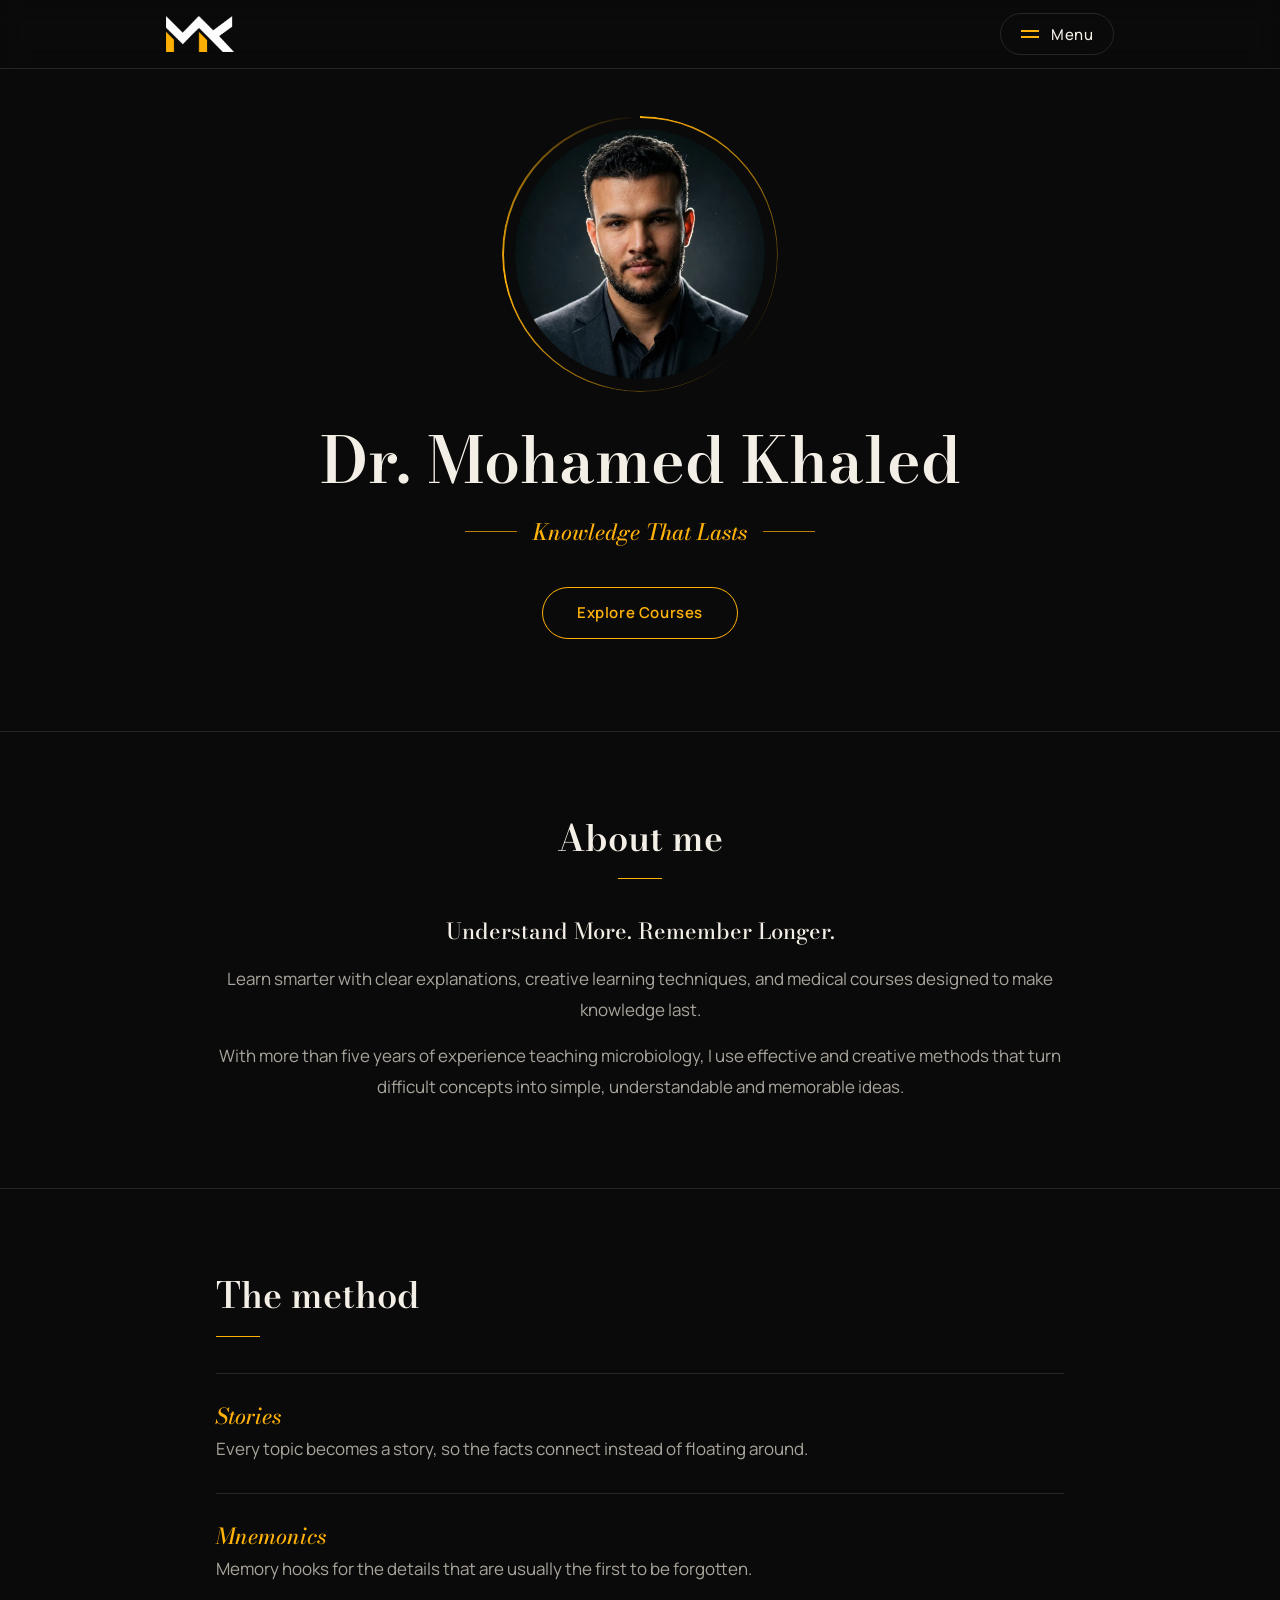
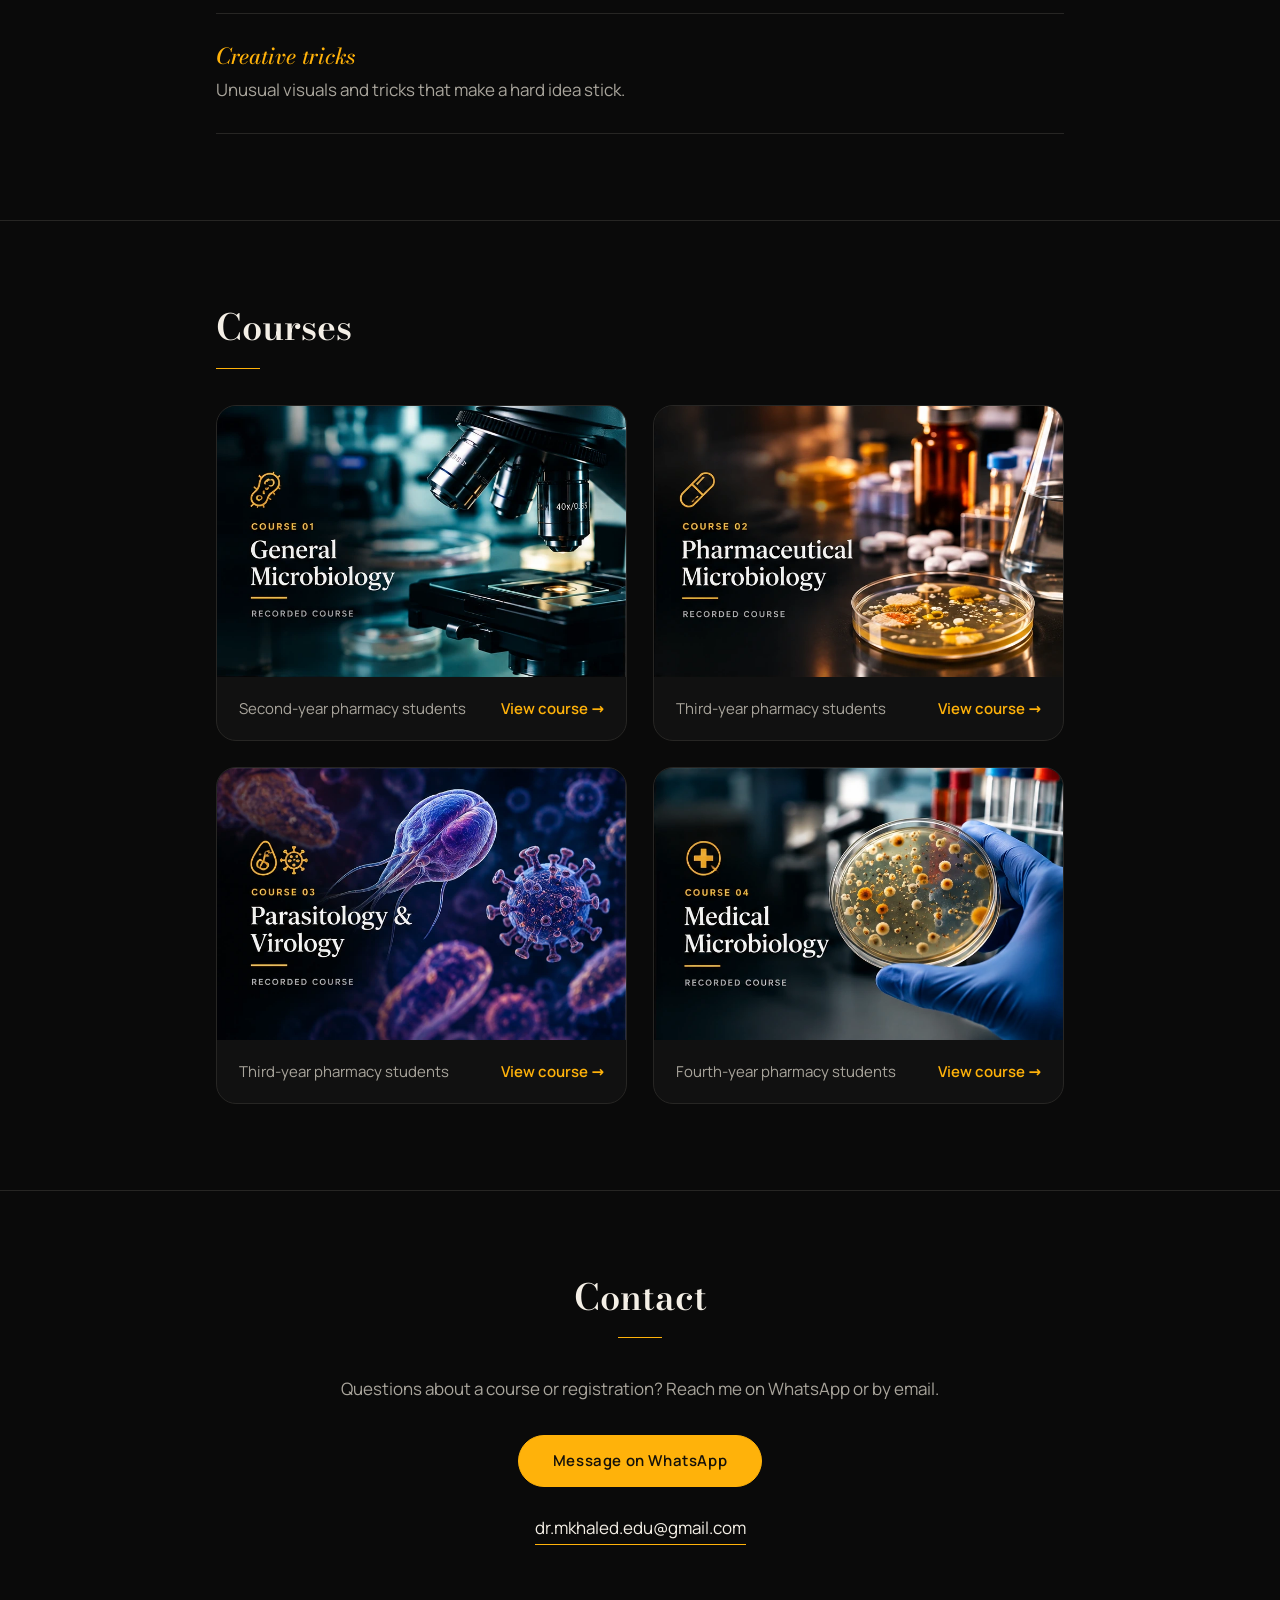
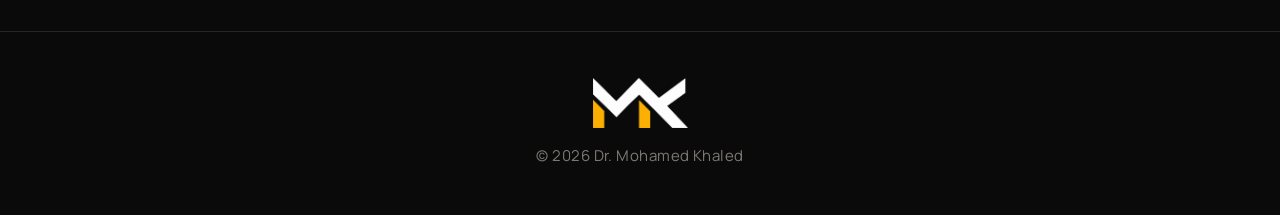
<file: index.html>
<!DOCTYPE html>
<html lang="en"><head><meta charset="utf-8"><meta name="viewport" content="width=device-width,initial-scale=1,viewport-fit=cover">
<title>Dr. Mohamed Khaled (Dr. Khalloud) | Medical Courses &amp; Microbiology</title><meta name="description" content="Clear explanations and creative learning techniques that make knowledge last. Microbiology courses for pharmacy students."><meta name="theme-color" content="#0a0a0a">
<link rel="canonical" href="https://drkhalloud.com/"><meta name="robots" content="index,follow,max-image-preview:large">
<link rel="icon" href="/favicon.ico" sizes="48x48"><link rel="icon" type="image/png" sizes="48x48" href="/favicon-48.png"><link rel="icon" type="image/png" sizes="192x192" href="/icon-192.png"><link rel="icon" type="image/png" sizes="512x512" href="/icon-512.png"><link rel="apple-touch-icon" href="/apple-touch-icon.png">
<meta property="og:type" content="website"><meta property="og:site_name" content="Dr. Mohamed Khaled"><meta property="og:title" content="Dr. Mohamed Khaled (Dr. Khalloud) | Medical Courses &amp; Microbiology"><meta property="og:description" content="Clear explanations and creative learning techniques that make knowledge last. Microbiology courses for pharmacy students."><meta property="og:url" content="https://drkhalloud.com/"><meta property="og:image" content="https://drkhalloud.com/og-image.png"><meta name="twitter:card" content="summary_large_image">
<link rel="preload" href="bodoni-moda-latin-600-normal.woff2" as="font" type="font/woff2" crossorigin><style>@font-face{font-family:'Bodoni Moda';font-weight:500;font-style:normal;font-display:swap;src:url(bodoni-moda-latin-500-normal.woff2) format('woff2')}
@font-face{font-family:'Bodoni Moda';font-weight:600;font-style:normal;font-display:swap;src:url(bodoni-moda-latin-600-normal.woff2) format('woff2')}
@font-face{font-family:'Bodoni Moda';font-weight:500;font-style:italic;font-display:swap;src:url(bodoni-moda-latin-500-italic.woff2) format('woff2')}
@font-face{font-family:'Manrope';font-weight:400;font-style:normal;font-display:swap;src:url(manrope-latin-400-normal.woff2) format('woff2')}
@font-face{font-family:'Manrope';font-weight:500;font-style:normal;font-display:swap;src:url(manrope-latin-500-normal.woff2) format('woff2')}
@font-face{font-family:'Manrope';font-weight:600;font-style:normal;font-display:swap;src:url(manrope-latin-600-normal.woff2) format('woff2')}
:root{--bg:#0a0a0a;--panel:#111;--rule:#272624;--ivory:#f4efe6;--soft:#a9a59c;--gold:#ffb20a;--serif:'Bodoni Moda','Playfair Display',Georgia,serif;--sans:'Manrope',system-ui,-apple-system,'Segoe UI',sans-serif;--sm:15px;--base:17px;--lg:22px;--xl:36px;--xxl:clamp(40px,10vw,64px);--ease:cubic-bezier(.2,.7,.2,1)}
*{box-sizing:border-box;margin:0;padding:0}
html{background:var(--bg);scroll-behavior:smooth;scroll-padding-top:84px;max-width:100%;overflow-x:hidden}
body{font:400 var(--base)/1.8 var(--sans);background:var(--bg);color:var(--ivory);padding:env(safe-area-inset-top,0) 0 env(safe-area-inset-bottom,0);-webkit-font-smoothing:antialiased;max-width:100%;overflow-x:hidden}
body.lock{overflow:hidden}
a{color:inherit}img{max-width:100%;display:block}
:focus-visible{outline:2px solid var(--gold);outline-offset:4px}
.sr{position:absolute;width:1px;height:1px;overflow:hidden;clip:rect(0 0 0 0);white-space:nowrap}
.wrap{width:100%;max-width:760px;margin:0 auto;padding:0 26px}
header{position:sticky;top:env(safe-area-inset-top,0);z-index:20;background:rgba(10,10,10,.9);backdrop-filter:blur(12px);border-bottom:1px solid var(--rule)}
.bar{max-width:1000px;margin:0 auto;padding:0 26px;display:flex;align-items:center;justify-content:space-between;height:68px}
.bar img,.overlay .top img{height:36px;width:auto}
.pill{display:flex;align-items:center;gap:12px;background:none;border:1px solid var(--rule);color:var(--ivory);font:500 var(--sm) var(--sans);letter-spacing:.03em;padding:0 20px;height:42px;border-radius:999px;cursor:pointer;transition:border-color .3s}
.pill:hover{border-color:var(--gold)}
.pill i{display:block;width:18px;height:1.5px;background:var(--gold);box-shadow:0 6px 0 var(--gold);margin-bottom:6px}
.overlay{position:fixed;inset:0;z-index:30;background:var(--bg);display:none;flex-direction:column;padding:0 26px 30px}
.overlay.open{display:flex}
.overlay.open nav a{animation:up .6s var(--ease) both}.overlay.open nav a:nth-child(2){animation-delay:.07s}.overlay.open nav a:nth-child(3){animation-delay:.14s}.overlay.open nav a:nth-child(4){animation-delay:.21s}
.overlay .top{display:flex;align-items:center;justify-content:space-between;height:68px}
.overlay nav{flex:1;display:flex;flex-direction:column;justify-content:center;text-align:center}
.overlay nav a{font:500 38px/1.4 var(--serif);text-decoration:none;padding:10px 0;border-bottom:1px solid var(--rule);transition:color .3s}
.overlay nav a:last-child{border:0}.overlay nav a:hover{color:var(--gold);font-style:italic}
.btn{position:relative;overflow:hidden;display:inline-flex;align-items:center;justify-content:center;background:var(--gold);color:#15110a;font:600 var(--sm) var(--sans);letter-spacing:.04em;text-decoration:none;min-height:52px;padding:0 34px;border-radius:999px;border:1px solid var(--gold);transition:transform .3s var(--ease),box-shadow .3s}
.btn::after{content:"";position:absolute;top:0;left:-70%;width:50%;height:100%;background:linear-gradient(100deg,transparent,rgba(255,255,255,.55),transparent);transform:skewX(-20deg);transition:left .7s var(--ease)}
.btn:hover{transform:translateY(-2px);box-shadow:0 10px 30px -10px rgba(255,178,10,.6)}.btn:hover::after{left:130%}
.btn.ghost{background:none;color:var(--gold)}.btn.ghost:hover{background:var(--gold);color:#15110a}
.btns{display:flex;flex-wrap:wrap;gap:12px}
h1,h2,h3{font-family:var(--serif);font-weight:600;line-height:1.12}
h1{font-size:var(--xxl)}h2{font-size:var(--xl);margin-bottom:12px}h3{font-size:var(--lg);line-height:1.3}
h2::after{content:"";display:block;width:44px;height:1px;background:var(--gold);margin:20px 0 36px;transform-origin:left;transition:transform .9s var(--ease) .2s}
.js .rv h2::after,.js h2.rv::after{transform:scaleX(0)}.js .in h2::after,.js h2.in::after{transform:scaleX(1)}
.center{text-align:center}.center h2::after{margin-left:auto;margin-right:auto;transform-origin:center}
.soft{color:var(--soft)}.gold{color:var(--gold)}
section{padding:86px 0;border-top:1px solid var(--rule)}
.js .rv{opacity:0;transform:translateY(26px);transition:opacity .9s var(--ease),transform .9s var(--ease);transition-delay:var(--d,0s)}
.js .rv.in{opacity:1;transform:none}
@keyframes up{from{opacity:0;transform:translateY(22px)}to{opacity:1;transform:none}}
@keyframes spin{to{transform:rotate(360deg)}}
@keyframes grow{from{transform:scaleX(0)}to{transform:scaleX(1)}}
.hero{text-align:center;padding:60px 0 92px;position:relative}
.hero::before{content:"";position:absolute;z-index:-1;top:0;left:50%;width:min(560px,100%);aspect-ratio:1;transform:translateX(-50%);background:radial-gradient(circle,rgba(255,178,10,.13),transparent 64%)}
.photo{position:relative;width:min(250px,66vw);aspect-ratio:1;margin:0 auto 46px}
.photo::before{content:"";position:absolute;inset:-13px;border-radius:50%;padding:1.5px;background:conic-gradient(from 0deg,var(--gold),transparent 38%,var(--gold) 72%,transparent);-webkit-mask:linear-gradient(#000 0 0) content-box,linear-gradient(#000 0 0);-webkit-mask-composite:xor;mask:linear-gradient(#000 0 0) content-box exclude,linear-gradient(#000 0 0);animation:spin 14s linear infinite}
.photo img{position:relative;z-index:1;width:100%;height:100%;object-fit:cover;border-radius:50%}
.hero .photo{animation:up 1.2s var(--ease) both}.hero h1{animation:up 1.2s var(--ease) .2s both}
.slogan{display:flex;align-items:center;justify-content:center;gap:16px;margin:18px 0 38px;font:500 italic var(--lg) var(--serif);color:var(--gold);animation:up 1.2s var(--ease) .4s both}
.slogan::before,.slogan::after{content:"";width:clamp(24px,8vw,52px);height:1px;background:var(--gold);opacity:.7;animation:grow 1.4s var(--ease) .9s both}
.slogan::before{transform-origin:right}.slogan::after{transform-origin:left}
.hero .btn{animation:up 1.2s var(--ease) .6s both}
.lead{font:500 var(--lg)/1.5 var(--serif);margin-bottom:16px}
.way div{padding:28px 0;border-top:1px solid var(--rule)}.way div:last-child{border-bottom:1px solid var(--rule)}
.way h3{font-style:italic;font-weight:500;color:var(--gold);margin-bottom:4px}
.cards{display:grid;gap:26px}
.card{display:block;text-decoration:none;border:1px solid var(--rule);border-radius:20px;overflow:hidden;background:var(--panel);transition:border-color .4s,transform .5s var(--ease),box-shadow .5s}
.card:hover{border-color:rgba(255,178,10,.7);transform:translateY(-4px);box-shadow:0 24px 50px -28px rgba(255,178,10,.45)}
.card .im{overflow:hidden;aspect-ratio:766/509;background:#0c0c0c}
.card img{width:100%;height:100%;object-fit:cover;transition:transform 1.2s var(--ease)}.card:hover img{transform:scale(1.045)}
.cap{display:flex;align-items:center;justify-content:space-between;gap:12px;padding:18px 22px;font-size:var(--sm)}
.cap .yr{color:var(--soft)}.cap .go{color:var(--gold);font-weight:600;white-space:nowrap;transition:letter-spacing .4s var(--ease)}.card:hover .go{letter-spacing:.06em}
.crumb{font-size:var(--sm);color:var(--soft);margin-bottom:22px}.crumb a{text-decoration:none}.crumb a:hover{color:var(--gold)}
.chero{padding:44px 0 80px;display:grid;gap:36px}
.chero .im{border:1px solid var(--rule);border-radius:20px;overflow:hidden;aspect-ratio:766/509;animation:up 1.2s var(--ease) .2s both}.chero .im img{width:100%;height:100%;object-fit:cover}
.chero>div:first-child>*{animation:up 1s var(--ease) both}.chero>div:first-child>*:nth-child(2){animation-delay:.1s}.chero>div:first-child>*:nth-child(3){animation-delay:.2s}.chero>div:first-child>*:nth-child(4){animation-delay:.3s}.chero>div:first-child>*:nth-child(5){animation-delay:.4s}
.yrl{font:500 italic var(--lg) var(--serif);color:var(--gold);margin:14px 0 22px}
.price{font:600 34px var(--serif);color:var(--gold);margin-bottom:24px}.price small{font:400 var(--sm) var(--sans);color:var(--soft);margin-left:6px}
.list{list-style:none;border:1px solid var(--rule);border-radius:16px;overflow:hidden}
.list li{padding:17px 22px}.list li+li{border-top:1px solid var(--rule)}.list li::before{content:"\2713";color:var(--gold);margin-right:14px}
.steps{list-style:none;counter-reset:s;margin-bottom:34px}.steps li{counter-increment:s;padding:16px 0 16px 52px;position:relative;border-top:1px solid var(--rule);color:var(--soft)}
.steps li:last-child{border-bottom:1px solid var(--rule)}
.steps li::before{content:counter(s);position:absolute;left:0;top:14px;width:32px;height:32px;border-radius:50%;border:1px solid var(--gold);color:var(--gold);text-align:center;line-height:30px;font-size:var(--sm)}
details{border-bottom:1px solid var(--rule)}details:first-of-type{border-top:1px solid var(--rule)}
summary{cursor:pointer;padding:20px 0;font:600 var(--lg)/1.3 var(--serif);list-style:none;display:flex;justify-content:space-between;gap:16px}
summary::-webkit-details-marker{display:none}summary::after{content:"+";color:var(--gold);transition:transform .4s var(--ease)}details[open] summary::after{transform:rotate(45deg)}
details>div{padding:0 0 22px;color:var(--soft);animation:up .6s var(--ease)}
.more a{display:flex;justify-content:space-between;padding:18px 0;border-top:1px solid var(--rule);text-decoration:none;font:500 var(--lg) var(--serif);transition:color .3s,padding .4s var(--ease)}
.more a:last-child{border-bottom:1px solid var(--rule)}.more a:hover{color:var(--gold);padding-left:8px}
.mail{display:block;margin:26px auto 0;width:max-content;max-width:100%;text-decoration:none;border-bottom:1px solid var(--gold);word-break:break-all;transition:color .3s}.mail:hover{color:var(--gold)}
footer{border-top:1px solid var(--rule);padding:46px 0;text-align:center;color:#7d7a73;font-size:var(--sm);letter-spacing:.03em}
footer img{height:50px;margin:0 auto 14px}
@media(min-width:820px){
.wrap{max-width:900px}.cards{grid-template-columns:1fr 1fr}
.chero{grid-template-columns:1fr 1fr;align-items:center;gap:60px}
}
@media(prefers-reduced-motion:reduce){*,*::before,*::after{animation:none!important;transition:none!important}.js .rv{opacity:1;transform:none}.js .rv h2::after{transform:none}}
</style><script>document.documentElement.className+=' js'</script>
<script type="application/ld+json">{"@context": "https://schema.org", "@graph": [{"@type": "Person", "@id": "https://drkhalloud.com/#person", "name": "Mohamed Khaled", "alternateName": ["Dr. Mohamed Khaled", "Dr. Khalloud", "dr.khalloud"], "jobTitle": "Medical educator", "url": "https://drkhalloud.com/", "image": "https://drkhalloud.com/og-image.png", "email": "dr.mkhaled.edu@gmail.com"}, {"@type": "WebSite", "url": "https://drkhalloud.com/", "name": "Dr. Mohamed Khaled", "publisher": {"@id": "https://drkhalloud.com/#person"}}]}</script>
</head><body>
<header><div class="bar"><a href="index.html" aria-label="Dr. Mohamed Khaled, home"><img src="logo.png" alt="MK logo" width="68" height="36"></a><button class="pill" id="open" aria-expanded="false" aria-controls="menu"><i></i>Menu</button></div></header>
<div class="overlay" id="menu" role="dialog" aria-modal="true" aria-label="Menu"><div class="top"><img src="logo.png" alt="MK logo" width="68" height="36"><button class="pill" id="close">Close</button></div>
<nav><a href="index.html">Home</a><a href="index.html#about">About me</a><a href="index.html#courses">Courses</a><a href="index.html#contact">Contact</a></nav></div>
<main id="top"><div class="wrap hero"><div class="photo"><img src="photo.webp" alt="Portrait of Dr. Mohamed Khaled" width="640" height="640"></div><h1>Dr. Mohamed Khaled</h1><p class="slogan">Knowledge That Lasts</p><a class="btn ghost" href="#courses">Explore Courses</a></div>
<section id="about"><div class="wrap center rv"><h2>About me</h2><p class="lead">Understand More. Remember Longer.</p><p class="soft" style="margin-bottom:16px">Learn smarter with clear explanations, creative learning techniques, and medical courses designed to make knowledge last.</p><p class="soft">With more than five years of experience teaching microbiology, I use effective and creative methods that turn difficult concepts into simple, understandable and memorable ideas.</p></div></section>
<section id="method"><div class="wrap"><h2 class="rv">The method</h2><div class="way"><div class="rv"><h3>Stories</h3><p class="soft">Every topic becomes a story, so the facts connect instead of floating around.</p></div><div class="rv" style="--d:.1s"><h3>Mnemonics</h3><p class="soft">Memory hooks for the details that are usually the first to be forgotten.</p></div><div class="rv" style="--d:.2s"><h3>Creative tricks</h3><p class="soft">Unusual visuals and tricks that make a hard idea stick.</p></div></div></div></section>
<section id="courses"><div class="wrap"><h2 class="rv">Courses</h2><div class="cards">
<a class="card rv" style="--d:0.0s" href="general-microbiology.html"><div class="im"><img src="general-microbiology.webp" alt="General Microbiology course cover" width="766" height="509" loading="lazy"></div><h3 class="sr">General Microbiology course</h3><div class="cap"><span class="yr">Second-year pharmacy students</span><span class="go">View course &rarr;</span></div></a>
<a class="card rv" style="--d:0.08s" href="pharmaceutical-microbiology.html"><div class="im"><img src="pharmaceutical-microbiology.webp" alt="Pharmaceutical Microbiology course cover" width="766" height="509" loading="lazy"></div><h3 class="sr">Pharmaceutical Microbiology course</h3><div class="cap"><span class="yr">Third-year pharmacy students</span><span class="go">View course &rarr;</span></div></a>
<a class="card rv" style="--d:0.16s" href="parasitology-virology.html"><div class="im"><img src="parasitology-virology.webp" alt="Parasitology &amp; Virology course cover" width="766" height="509" loading="lazy"></div><h3 class="sr">Parasitology &amp; Virology course</h3><div class="cap"><span class="yr">Third-year pharmacy students</span><span class="go">View course &rarr;</span></div></a>
<a class="card rv" style="--d:0.24s" href="medical-microbiology.html"><div class="im"><img src="medical-microbiology.webp" alt="Medical Microbiology course cover" width="766" height="509" loading="lazy"></div><h3 class="sr">Medical Microbiology course</h3><div class="cap"><span class="yr">Fourth-year pharmacy students</span><span class="go">View course &rarr;</span></div></a>
</div></div></section>
<section id="contact"><div class="wrap center rv"><h2>Contact</h2><p class="soft" style="margin-bottom:30px">Questions about a course or registration? Reach me on WhatsApp or by email.</p><a class="btn" href="https://wa.me/201142533114">Message on WhatsApp</a><a class="mail" href="mailto:dr.mkhaled.edu@gmail.com">dr.mkhaled.edu@gmail.com</a></div></section>
</main>
<footer><img src="logo.png" alt="MK logo" width="95" height="50">&copy; 2026 Dr. Mohamed Khaled</footer>
<script>(function(){var m=document.getElementById('menu'),o=document.getElementById('open'),c=document.getElementById('close');
if(m){function s(v){m.classList.toggle('open',v);document.body.classList.toggle('lock',v);o.setAttribute('aria-expanded',v);(v?c:o).focus()}
o.onclick=function(){s(true)};c.onclick=function(){s(false)};
m.querySelectorAll('a').forEach(function(a){a.onclick=function(){m.classList.remove('open');document.body.classList.remove('lock');o.setAttribute('aria-expanded',false)}});
document.addEventListener('keydown',function(e){if(e.key==='Escape'&&m.classList.contains('open'))s(false)})}
var r=document.querySelectorAll('.rv');
if('IntersectionObserver' in window){var io=new IntersectionObserver(function(es){es.forEach(function(e){if(e.isIntersecting){e.target.classList.add('in');io.unobserve(e.target)}})},{threshold:.12});r.forEach(function(x){io.observe(x)})}else{r.forEach(function(x){x.classList.add('in')})}})();</script>
</body></html>
</file>
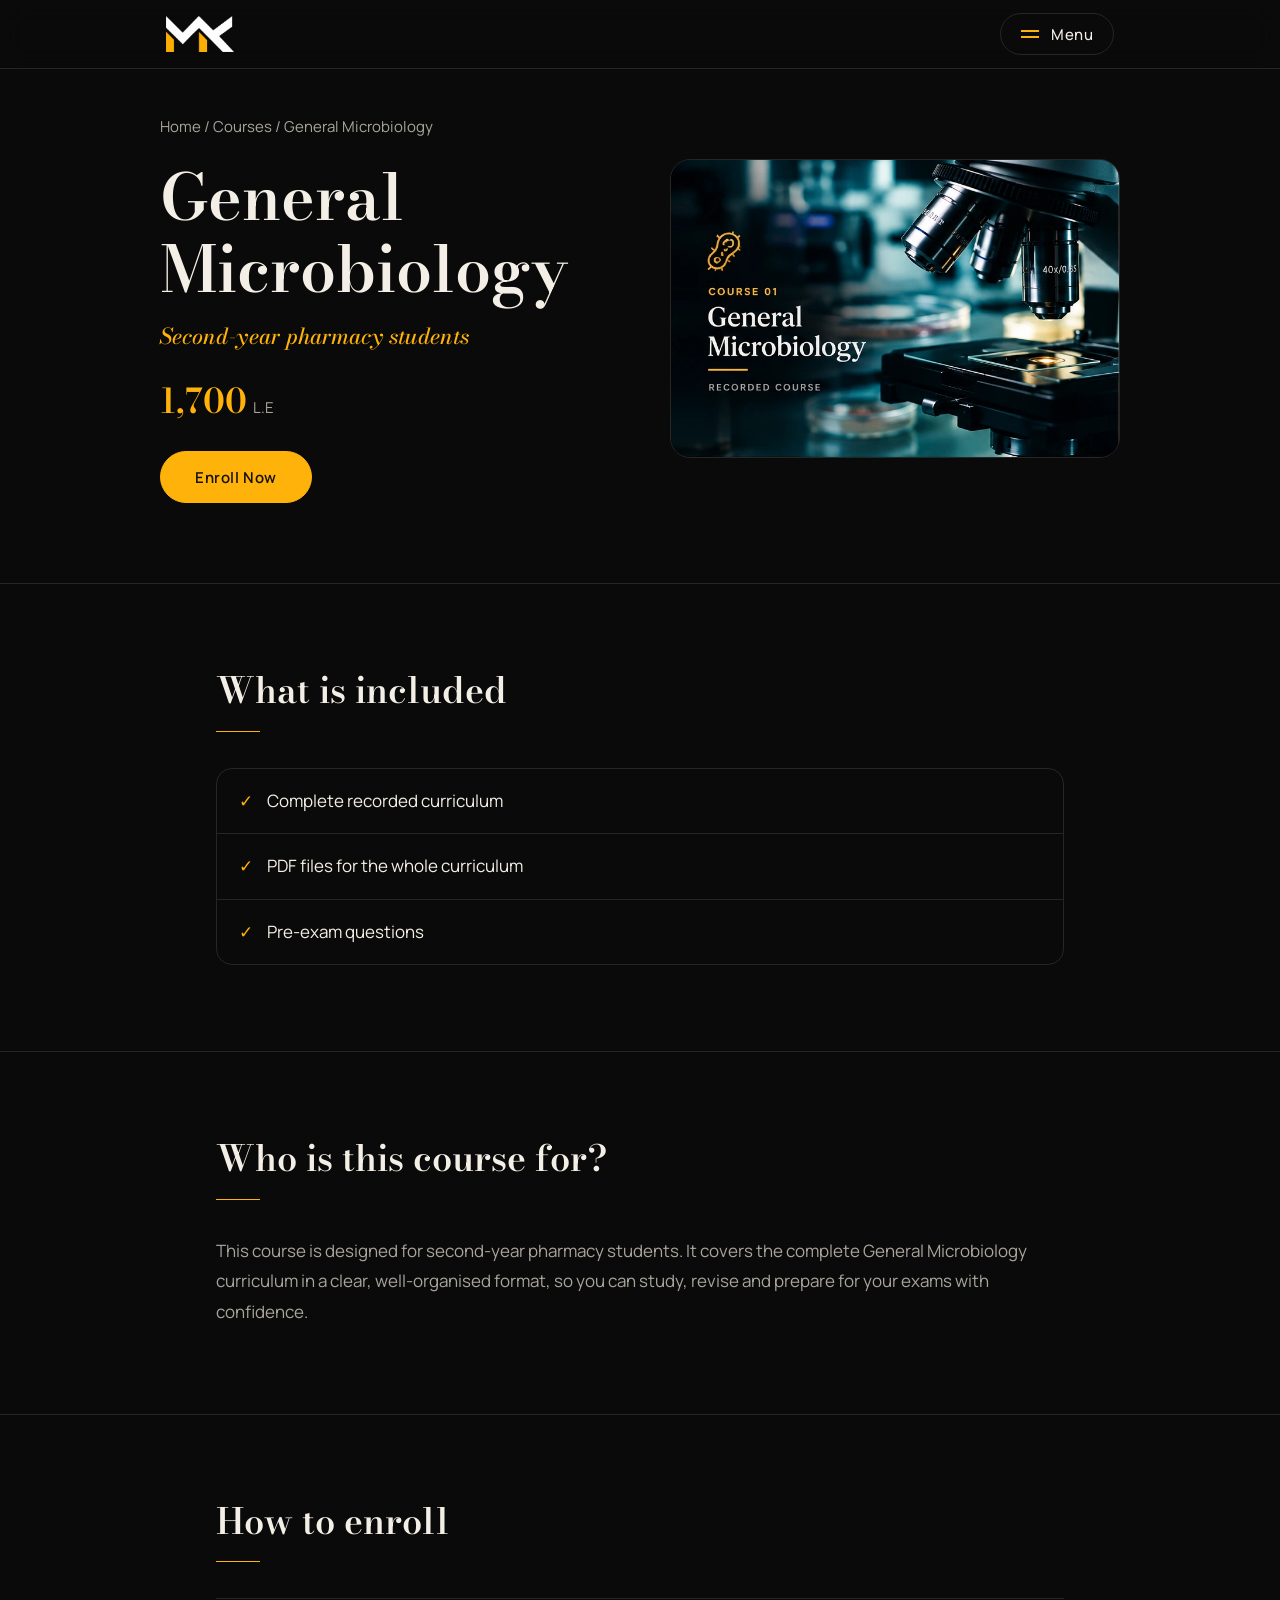
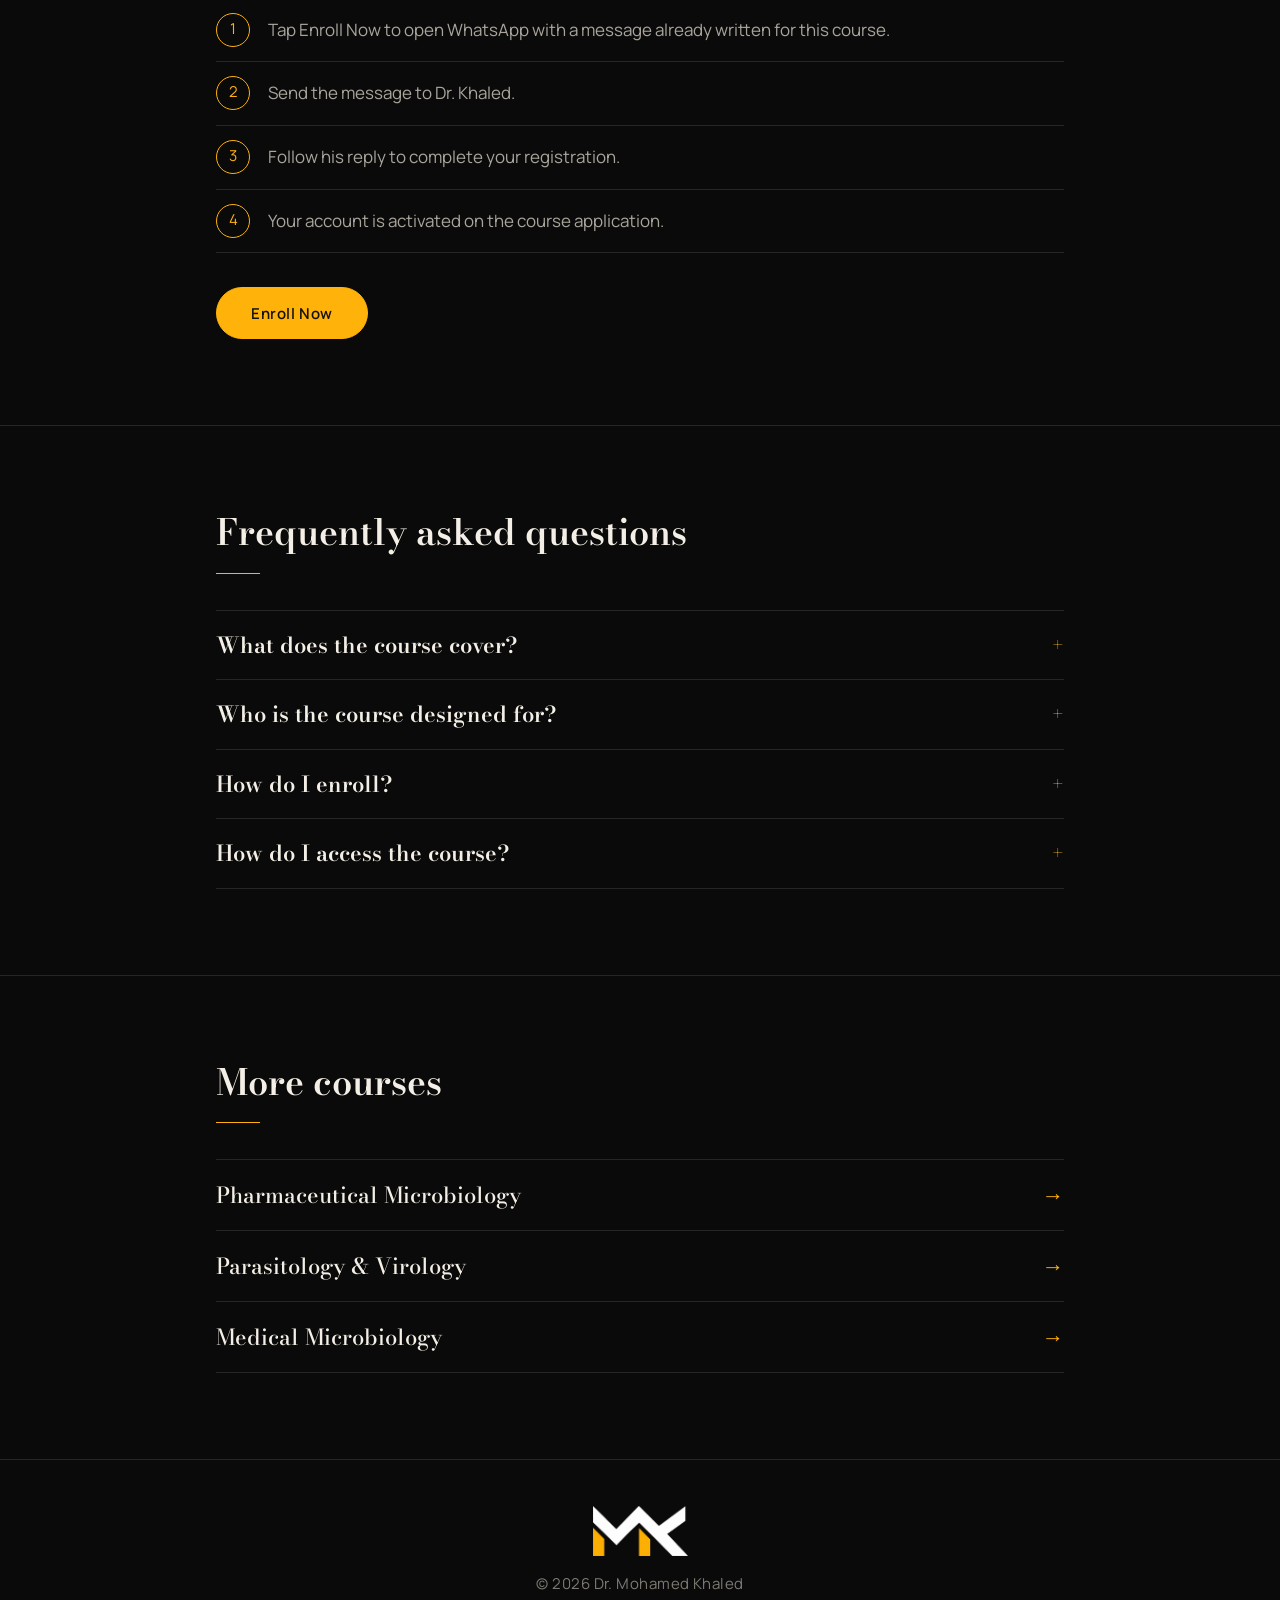
<file: general-microbiology.html>
<!DOCTYPE html>
<html lang="en"><head><meta charset="utf-8"><meta name="viewport" content="width=device-width,initial-scale=1,viewport-fit=cover">
<title>General Microbiology Course | Dr. Mohamed Khaled</title><meta name="description" content="General Microbiology course for second-year pharmacy students by Dr. Mohamed Khaled: complete recorded curriculum, PDF files and pre-exam questions. 1,700 L.E."><meta name="theme-color" content="#0a0a0a">
<link rel="canonical" href="https://drkhalloud.com/general-microbiology.html"><meta name="robots" content="index,follow,max-image-preview:large">
<link rel="icon" href="/favicon.ico" sizes="48x48"><link rel="icon" type="image/png" sizes="48x48" href="/favicon-48.png"><link rel="icon" type="image/png" sizes="192x192" href="/icon-192.png"><link rel="icon" type="image/png" sizes="512x512" href="/icon-512.png"><link rel="apple-touch-icon" href="/apple-touch-icon.png">
<meta property="og:type" content="website"><meta property="og:site_name" content="Dr. Mohamed Khaled"><meta property="og:title" content="General Microbiology Course | Dr. Mohamed Khaled"><meta property="og:description" content="General Microbiology course for second-year pharmacy students by Dr. Mohamed Khaled: complete recorded curriculum, PDF files and pre-exam questions. 1,700 L.E."><meta property="og:url" content="https://drkhalloud.com/general-microbiology.html"><meta property="og:image" content="https://drkhalloud.com/og-image.png"><meta name="twitter:card" content="summary_large_image">
<link rel="preload" href="bodoni-moda-latin-600-normal.woff2" as="font" type="font/woff2" crossorigin><style>@font-face{font-family:'Bodoni Moda';font-weight:500;font-style:normal;font-display:swap;src:url(bodoni-moda-latin-500-normal.woff2) format('woff2')}
@font-face{font-family:'Bodoni Moda';font-weight:600;font-style:normal;font-display:swap;src:url(bodoni-moda-latin-600-normal.woff2) format('woff2')}
@font-face{font-family:'Bodoni Moda';font-weight:500;font-style:italic;font-display:swap;src:url(bodoni-moda-latin-500-italic.woff2) format('woff2')}
@font-face{font-family:'Manrope';font-weight:400;font-style:normal;font-display:swap;src:url(manrope-latin-400-normal.woff2) format('woff2')}
@font-face{font-family:'Manrope';font-weight:500;font-style:normal;font-display:swap;src:url(manrope-latin-500-normal.woff2) format('woff2')}
@font-face{font-family:'Manrope';font-weight:600;font-style:normal;font-display:swap;src:url(manrope-latin-600-normal.woff2) format('woff2')}
:root{--bg:#0a0a0a;--panel:#111;--rule:#272624;--ivory:#f4efe6;--soft:#a9a59c;--gold:#ffb20a;--serif:'Bodoni Moda','Playfair Display',Georgia,serif;--sans:'Manrope',system-ui,-apple-system,'Segoe UI',sans-serif;--sm:15px;--base:17px;--lg:22px;--xl:36px;--xxl:clamp(40px,10vw,64px);--ease:cubic-bezier(.2,.7,.2,1)}
*{box-sizing:border-box;margin:0;padding:0}
html{background:var(--bg);scroll-behavior:smooth;scroll-padding-top:84px;max-width:100%;overflow-x:hidden}
body{font:400 var(--base)/1.8 var(--sans);background:var(--bg);color:var(--ivory);padding:env(safe-area-inset-top,0) 0 env(safe-area-inset-bottom,0);-webkit-font-smoothing:antialiased;max-width:100%;overflow-x:hidden}
body.lock{overflow:hidden}
a{color:inherit}img{max-width:100%;display:block}
:focus-visible{outline:2px solid var(--gold);outline-offset:4px}
.sr{position:absolute;width:1px;height:1px;overflow:hidden;clip:rect(0 0 0 0);white-space:nowrap}
.wrap{width:100%;max-width:760px;margin:0 auto;padding:0 26px}
header{position:sticky;top:env(safe-area-inset-top,0);z-index:20;background:rgba(10,10,10,.9);backdrop-filter:blur(12px);border-bottom:1px solid var(--rule)}
.bar{max-width:1000px;margin:0 auto;padding:0 26px;display:flex;align-items:center;justify-content:space-between;height:68px}
.bar img,.overlay .top img{height:36px;width:auto}
.pill{display:flex;align-items:center;gap:12px;background:none;border:1px solid var(--rule);color:var(--ivory);font:500 var(--sm) var(--sans);letter-spacing:.03em;padding:0 20px;height:42px;border-radius:999px;cursor:pointer;transition:border-color .3s}
.pill:hover{border-color:var(--gold)}
.pill i{display:block;width:18px;height:1.5px;background:var(--gold);box-shadow:0 6px 0 var(--gold);margin-bottom:6px}
.overlay{position:fixed;inset:0;z-index:30;background:var(--bg);display:none;flex-direction:column;padding:0 26px 30px}
.overlay.open{display:flex}
.overlay.open nav a{animation:up .6s var(--ease) both}.overlay.open nav a:nth-child(2){animation-delay:.07s}.overlay.open nav a:nth-child(3){animation-delay:.14s}.overlay.open nav a:nth-child(4){animation-delay:.21s}
.overlay .top{display:flex;align-items:center;justify-content:space-between;height:68px}
.overlay nav{flex:1;display:flex;flex-direction:column;justify-content:center;text-align:center}
.overlay nav a{font:500 38px/1.4 var(--serif);text-decoration:none;padding:10px 0;border-bottom:1px solid var(--rule);transition:color .3s}
.overlay nav a:last-child{border:0}.overlay nav a:hover{color:var(--gold);font-style:italic}
.btn{position:relative;overflow:hidden;display:inline-flex;align-items:center;justify-content:center;background:var(--gold);color:#15110a;font:600 var(--sm) var(--sans);letter-spacing:.04em;text-decoration:none;min-height:52px;padding:0 34px;border-radius:999px;border:1px solid var(--gold);transition:transform .3s var(--ease),box-shadow .3s}
.btn::after{content:"";position:absolute;top:0;left:-70%;width:50%;height:100%;background:linear-gradient(100deg,transparent,rgba(255,255,255,.55),transparent);transform:skewX(-20deg);transition:left .7s var(--ease)}
.btn:hover{transform:translateY(-2px);box-shadow:0 10px 30px -10px rgba(255,178,10,.6)}.btn:hover::after{left:130%}
.btn.ghost{background:none;color:var(--gold)}.btn.ghost:hover{background:var(--gold);color:#15110a}
.btns{display:flex;flex-wrap:wrap;gap:12px}
h1,h2,h3{font-family:var(--serif);font-weight:600;line-height:1.12}
h1{font-size:var(--xxl)}h2{font-size:var(--xl);margin-bottom:12px}h3{font-size:var(--lg);line-height:1.3}
h2::after{content:"";display:block;width:44px;height:1px;background:var(--gold);margin:20px 0 36px;transform-origin:left;transition:transform .9s var(--ease) .2s}
.js .rv h2::after,.js h2.rv::after{transform:scaleX(0)}.js .in h2::after,.js h2.in::after{transform:scaleX(1)}
.center{text-align:center}.center h2::after{margin-left:auto;margin-right:auto;transform-origin:center}
.soft{color:var(--soft)}.gold{color:var(--gold)}
section{padding:86px 0;border-top:1px solid var(--rule)}
.js .rv{opacity:0;transform:translateY(26px);transition:opacity .9s var(--ease),transform .9s var(--ease);transition-delay:var(--d,0s)}
.js .rv.in{opacity:1;transform:none}
@keyframes up{from{opacity:0;transform:translateY(22px)}to{opacity:1;transform:none}}
@keyframes spin{to{transform:rotate(360deg)}}
@keyframes grow{from{transform:scaleX(0)}to{transform:scaleX(1)}}
.hero{text-align:center;padding:60px 0 92px;position:relative}
.hero::before{content:"";position:absolute;z-index:-1;top:0;left:50%;width:min(560px,100%);aspect-ratio:1;transform:translateX(-50%);background:radial-gradient(circle,rgba(255,178,10,.13),transparent 64%)}
.photo{position:relative;width:min(250px,66vw);aspect-ratio:1;margin:0 auto 46px}
.photo::before{content:"";position:absolute;inset:-13px;border-radius:50%;padding:1.5px;background:conic-gradient(from 0deg,var(--gold),transparent 38%,var(--gold) 72%,transparent);-webkit-mask:linear-gradient(#000 0 0) content-box,linear-gradient(#000 0 0);-webkit-mask-composite:xor;mask:linear-gradient(#000 0 0) content-box exclude,linear-gradient(#000 0 0);animation:spin 14s linear infinite}
.photo img{position:relative;z-index:1;width:100%;height:100%;object-fit:cover;border-radius:50%}
.hero .photo{animation:up 1.2s var(--ease) both}.hero h1{animation:up 1.2s var(--ease) .2s both}
.slogan{display:flex;align-items:center;justify-content:center;gap:16px;margin:18px 0 38px;font:500 italic var(--lg) var(--serif);color:var(--gold);animation:up 1.2s var(--ease) .4s both}
.slogan::before,.slogan::after{content:"";width:clamp(24px,8vw,52px);height:1px;background:var(--gold);opacity:.7;animation:grow 1.4s var(--ease) .9s both}
.slogan::before{transform-origin:right}.slogan::after{transform-origin:left}
.hero .btn{animation:up 1.2s var(--ease) .6s both}
.lead{font:500 var(--lg)/1.5 var(--serif);margin-bottom:16px}
.way div{padding:28px 0;border-top:1px solid var(--rule)}.way div:last-child{border-bottom:1px solid var(--rule)}
.way h3{font-style:italic;font-weight:500;color:var(--gold);margin-bottom:4px}
.cards{display:grid;gap:26px}
.card{display:block;text-decoration:none;border:1px solid var(--rule);border-radius:20px;overflow:hidden;background:var(--panel);transition:border-color .4s,transform .5s var(--ease),box-shadow .5s}
.card:hover{border-color:rgba(255,178,10,.7);transform:translateY(-4px);box-shadow:0 24px 50px -28px rgba(255,178,10,.45)}
.card .im{overflow:hidden;aspect-ratio:766/509;background:#0c0c0c}
.card img{width:100%;height:100%;object-fit:cover;transition:transform 1.2s var(--ease)}.card:hover img{transform:scale(1.045)}
.cap{display:flex;align-items:center;justify-content:space-between;gap:12px;padding:18px 22px;font-size:var(--sm)}
.cap .yr{color:var(--soft)}.cap .go{color:var(--gold);font-weight:600;white-space:nowrap;transition:letter-spacing .4s var(--ease)}.card:hover .go{letter-spacing:.06em}
.crumb{font-size:var(--sm);color:var(--soft);margin-bottom:22px}.crumb a{text-decoration:none}.crumb a:hover{color:var(--gold)}
.chero{padding:44px 0 80px;display:grid;gap:36px}
.chero .im{border:1px solid var(--rule);border-radius:20px;overflow:hidden;aspect-ratio:766/509;animation:up 1.2s var(--ease) .2s both}.chero .im img{width:100%;height:100%;object-fit:cover}
.chero>div:first-child>*{animation:up 1s var(--ease) both}.chero>div:first-child>*:nth-child(2){animation-delay:.1s}.chero>div:first-child>*:nth-child(3){animation-delay:.2s}.chero>div:first-child>*:nth-child(4){animation-delay:.3s}.chero>div:first-child>*:nth-child(5){animation-delay:.4s}
.yrl{font:500 italic var(--lg) var(--serif);color:var(--gold);margin:14px 0 22px}
.price{font:600 34px var(--serif);color:var(--gold);margin-bottom:24px}.price small{font:400 var(--sm) var(--sans);color:var(--soft);margin-left:6px}
.list{list-style:none;border:1px solid var(--rule);border-radius:16px;overflow:hidden}
.list li{padding:17px 22px}.list li+li{border-top:1px solid var(--rule)}.list li::before{content:"\2713";color:var(--gold);margin-right:14px}
.steps{list-style:none;counter-reset:s;margin-bottom:34px}.steps li{counter-increment:s;padding:16px 0 16px 52px;position:relative;border-top:1px solid var(--rule);color:var(--soft)}
.steps li:last-child{border-bottom:1px solid var(--rule)}
.steps li::before{content:counter(s);position:absolute;left:0;top:14px;width:32px;height:32px;border-radius:50%;border:1px solid var(--gold);color:var(--gold);text-align:center;line-height:30px;font-size:var(--sm)}
details{border-bottom:1px solid var(--rule)}details:first-of-type{border-top:1px solid var(--rule)}
summary{cursor:pointer;padding:20px 0;font:600 var(--lg)/1.3 var(--serif);list-style:none;display:flex;justify-content:space-between;gap:16px}
summary::-webkit-details-marker{display:none}summary::after{content:"+";color:var(--gold);transition:transform .4s var(--ease)}details[open] summary::after{transform:rotate(45deg)}
details>div{padding:0 0 22px;color:var(--soft);animation:up .6s var(--ease)}
.more a{display:flex;justify-content:space-between;padding:18px 0;border-top:1px solid var(--rule);text-decoration:none;font:500 var(--lg) var(--serif);transition:color .3s,padding .4s var(--ease)}
.more a:last-child{border-bottom:1px solid var(--rule)}.more a:hover{color:var(--gold);padding-left:8px}
.mail{display:block;margin:26px auto 0;width:max-content;max-width:100%;text-decoration:none;border-bottom:1px solid var(--gold);word-break:break-all;transition:color .3s}.mail:hover{color:var(--gold)}
footer{border-top:1px solid var(--rule);padding:46px 0;text-align:center;color:#7d7a73;font-size:var(--sm);letter-spacing:.03em}
footer img{height:50px;margin:0 auto 14px}
@media(min-width:820px){
.wrap{max-width:900px}.cards{grid-template-columns:1fr 1fr}
.chero{grid-template-columns:1fr 1fr;align-items:center;gap:60px}
}
@media(prefers-reduced-motion:reduce){*,*::before,*::after{animation:none!important;transition:none!important}.js .rv{opacity:1;transform:none}.js .rv h2::after{transform:none}}
</style><script>document.documentElement.className+=' js'</script>
<script type="application/ld+json">{"@context": "https://schema.org", "@type": "Course", "name": "General Microbiology", "description": "The complete General Microbiology curriculum for second-year pharmacy students, taught with clear explanations and memory techniques.", "provider": {"@type": "Person", "@id": "https://drkhalloud.com/#person", "name": "Mohamed Khaled", "alternateName": ["Dr. Mohamed Khaled", "Dr. Khalloud", "dr.khalloud"], "jobTitle": "Medical educator", "url": "https://drkhalloud.com/", "image": "https://drkhalloud.com/og-image.png", "email": "dr.mkhaled.edu@gmail.com"}, "offers": {"@type": "Offer", "price": "1700", "priceCurrency": "EGP", "url": "https://drkhalloud.com/general-microbiology.html"}}</script>
</head><body>
<header><div class="bar"><a href="index.html" aria-label="Dr. Mohamed Khaled, home"><img src="logo.png" alt="MK logo" width="68" height="36"></a><button class="pill" id="open" aria-expanded="false" aria-controls="menu"><i></i>Menu</button></div></header>
<div class="overlay" id="menu" role="dialog" aria-modal="true" aria-label="Menu"><div class="top"><img src="logo.png" alt="MK logo" width="68" height="36"><button class="pill" id="close">Close</button></div>
<nav><a href="index.html">Home</a><a href="index.html#about">About me</a><a href="index.html#courses">Courses</a><a href="index.html#contact">Contact</a></nav></div>
<main id="top"><div class="wrap chero" style="max-width:960px"><div><p class="crumb"><a href="index.html">Home</a> / <a href="index.html#courses">Courses</a> / General Microbiology</p><h1>General Microbiology</h1><p class="yrl">Second-year pharmacy students</p><p class="price">1,700<small>L.E</small></p><div class="btns"><a class="btn" href="https://wa.me/201142533114?text=I%20want%20to%20register%20for%20General%20Microbiology%20course">Enroll Now</a></div></div>
<div class="im"><img src="general-microbiology.webp" alt="General Microbiology course cover" width="766" height="509"></div></div>
<section><div class="wrap"><h2 class="rv">What is included</h2><ul class="list rv"><li>Complete recorded curriculum</li><li>PDF files for the whole curriculum</li><li>Pre-exam questions</li></ul></div></section>
<section><div class="wrap"><h2 class="rv">Who is this course for?</h2><p class="soft rv">This course is designed for second-year pharmacy students. It covers the complete General Microbiology curriculum in a clear, well-organised format, so you can study, revise and prepare for your exams with confidence.</p></div></section>
<section id="enroll"><div class="wrap"><h2 class="rv">How to enroll</h2><ol class="steps rv"><li>Tap Enroll Now to open WhatsApp with a message already written for this course.</li><li>Send the message to Dr. Khaled.</li><li>Follow his reply to complete your registration.</li><li>Your account is activated on the course application.</li></ol><a class="btn rv" href="https://wa.me/201142533114?text=I%20want%20to%20register%20for%20General%20Microbiology%20course">Enroll Now</a></div></section>
<section id="faq"><div class="wrap"><h2 class="rv">Frequently asked questions</h2><div class="rv">
<details><summary>What does the course cover?</summary><div>The course covers the complete General Microbiology curriculum for second-year pharmacy students. It includes the full recorded curriculum, PDF files for the whole curriculum, and pre-exam questions.</div></details>
<details><summary>Who is the course designed for?</summary><div>It is designed for second-year pharmacy students.</div></details>
<details><summary>How do I enroll?</summary><div>Tap Enroll Now. It opens WhatsApp with a pre-written message for this course. Send it to Dr. Khaled to start your registration.</div></details>
<details><summary>How do I access the course?</summary><div>After you register, your account is activated on the course application, where you can access the course.</div></details></div></div></section>
<section><div class="wrap"><h2 class="rv">More courses</h2><div class="more rv"><a href="pharmaceutical-microbiology.html"><span>Pharmaceutical Microbiology</span><span class="gold">&rarr;</span></a><a href="parasitology-virology.html"><span>Parasitology &amp; Virology</span><span class="gold">&rarr;</span></a><a href="medical-microbiology.html"><span>Medical Microbiology</span><span class="gold">&rarr;</span></a></div></div></section>
</main>
<footer><img src="logo.png" alt="MK logo" width="95" height="50">&copy; 2026 Dr. Mohamed Khaled</footer>
<script>(function(){var m=document.getElementById('menu'),o=document.getElementById('open'),c=document.getElementById('close');
if(m){function s(v){m.classList.toggle('open',v);document.body.classList.toggle('lock',v);o.setAttribute('aria-expanded',v);(v?c:o).focus()}
o.onclick=function(){s(true)};c.onclick=function(){s(false)};
m.querySelectorAll('a').forEach(function(a){a.onclick=function(){m.classList.remove('open');document.body.classList.remove('lock');o.setAttribute('aria-expanded',false)}});
document.addEventListener('keydown',function(e){if(e.key==='Escape'&&m.classList.contains('open'))s(false)})}
var r=document.querySelectorAll('.rv');
if('IntersectionObserver' in window){var io=new IntersectionObserver(function(es){es.forEach(function(e){if(e.isIntersecting){e.target.classList.add('in');io.unobserve(e.target)}})},{threshold:.12});r.forEach(function(x){io.observe(x)})}else{r.forEach(function(x){x.classList.add('in')})}})();</script>
</body></html>
</file>
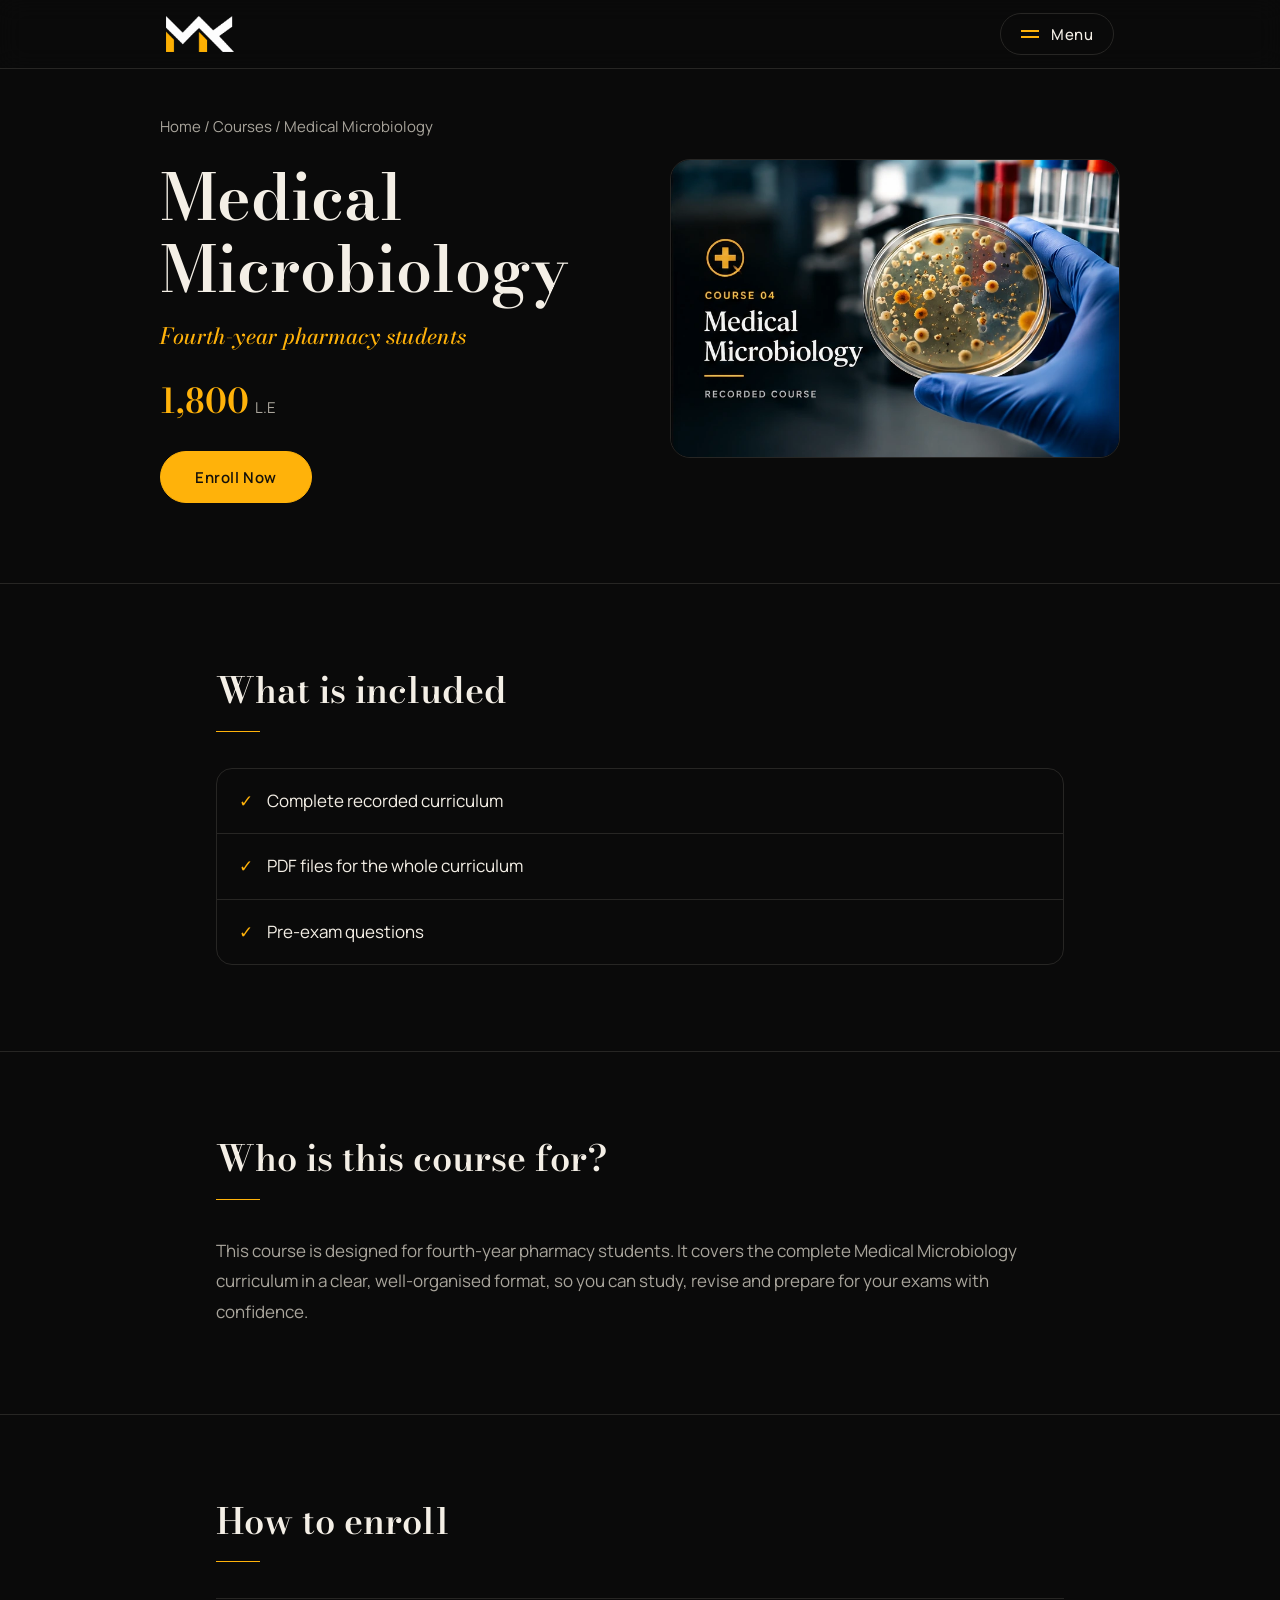
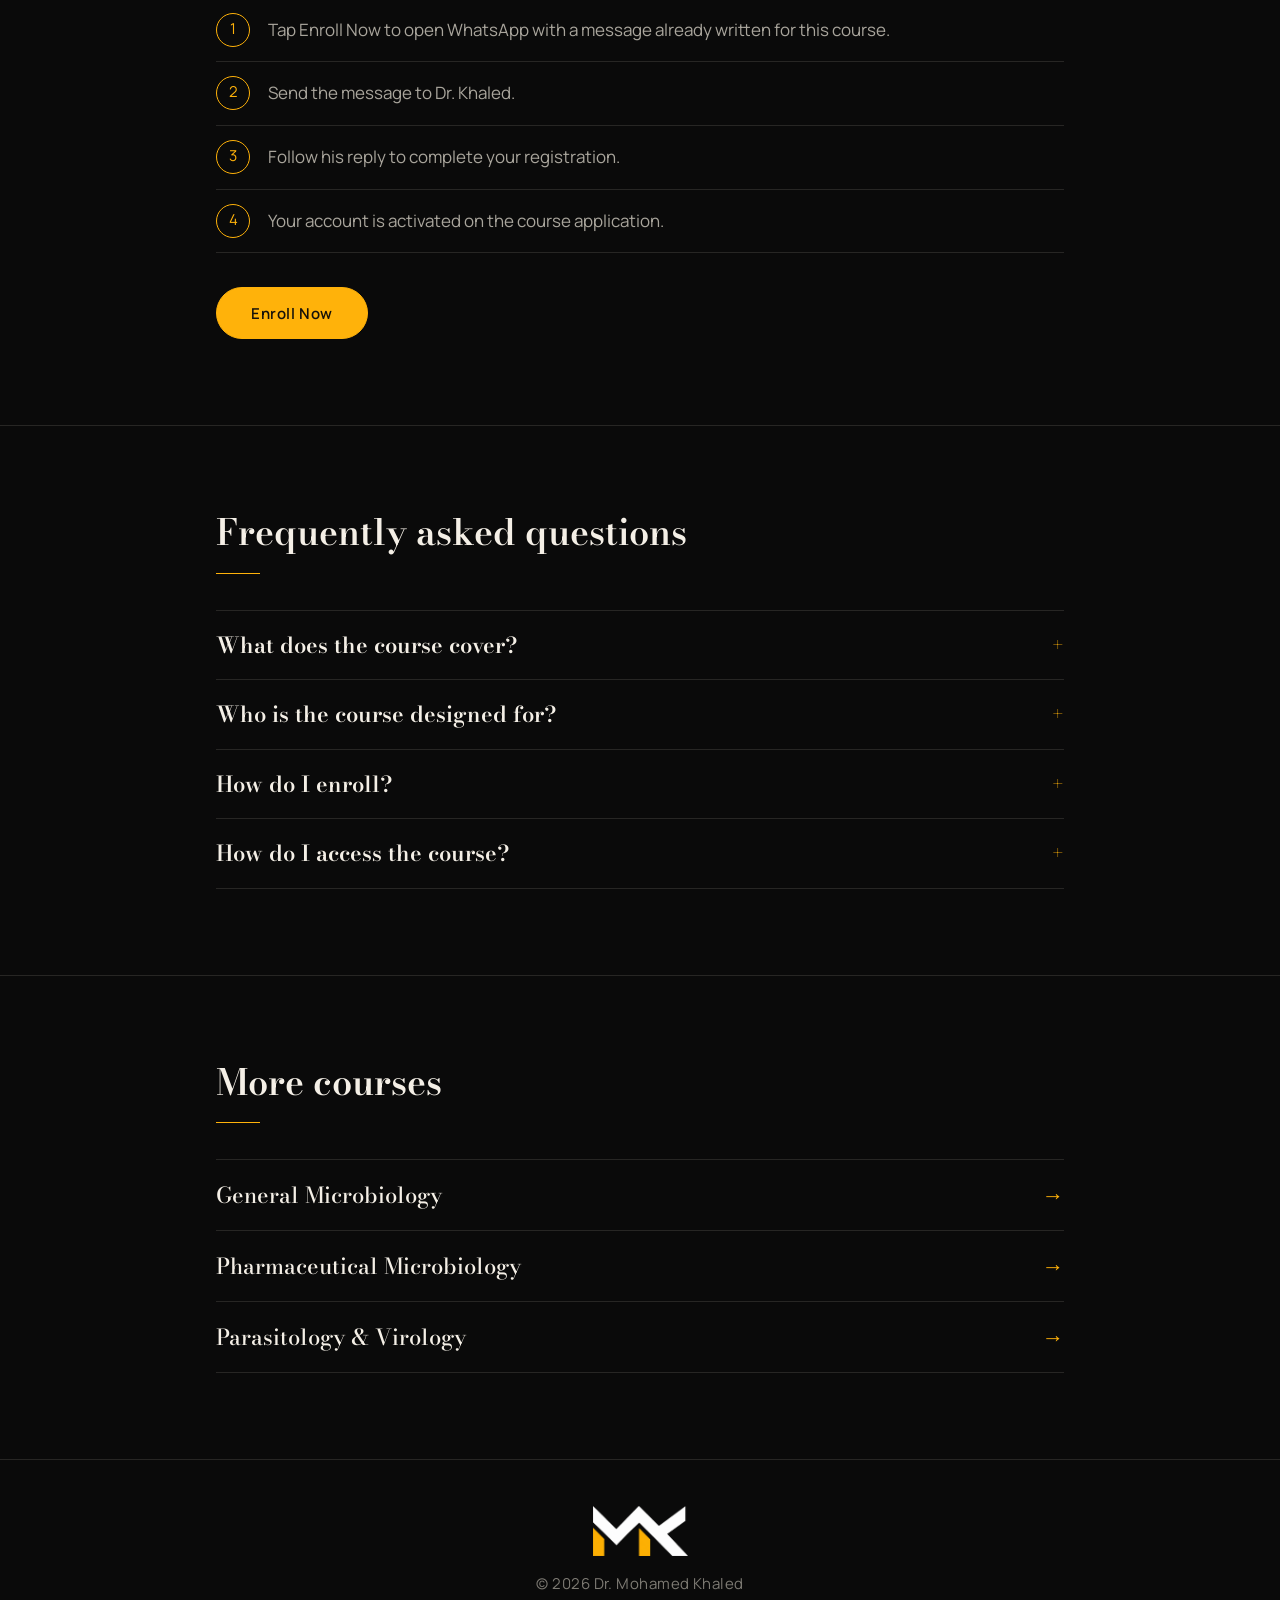
<file: medical-microbiology.html>
<!DOCTYPE html>
<html lang="en"><head><meta charset="utf-8"><meta name="viewport" content="width=device-width,initial-scale=1,viewport-fit=cover">
<title>Medical Microbiology Course | Dr. Mohamed Khaled</title><meta name="description" content="Medical Microbiology course for fourth-year pharmacy students by Dr. Mohamed Khaled: complete recorded curriculum, PDF files and pre-exam questions. 1,800 L.E."><meta name="theme-color" content="#0a0a0a">
<link rel="canonical" href="https://drkhalloud.com/medical-microbiology.html"><meta name="robots" content="index,follow,max-image-preview:large">
<link rel="icon" href="/favicon.ico" sizes="48x48"><link rel="icon" type="image/png" sizes="48x48" href="/favicon-48.png"><link rel="icon" type="image/png" sizes="192x192" href="/icon-192.png"><link rel="icon" type="image/png" sizes="512x512" href="/icon-512.png"><link rel="apple-touch-icon" href="/apple-touch-icon.png">
<meta property="og:type" content="website"><meta property="og:site_name" content="Dr. Mohamed Khaled"><meta property="og:title" content="Medical Microbiology Course | Dr. Mohamed Khaled"><meta property="og:description" content="Medical Microbiology course for fourth-year pharmacy students by Dr. Mohamed Khaled: complete recorded curriculum, PDF files and pre-exam questions. 1,800 L.E."><meta property="og:url" content="https://drkhalloud.com/medical-microbiology.html"><meta property="og:image" content="https://drkhalloud.com/og-image.png"><meta name="twitter:card" content="summary_large_image">
<link rel="preload" href="bodoni-moda-latin-600-normal.woff2" as="font" type="font/woff2" crossorigin><style>@font-face{font-family:'Bodoni Moda';font-weight:500;font-style:normal;font-display:swap;src:url(bodoni-moda-latin-500-normal.woff2) format('woff2')}
@font-face{font-family:'Bodoni Moda';font-weight:600;font-style:normal;font-display:swap;src:url(bodoni-moda-latin-600-normal.woff2) format('woff2')}
@font-face{font-family:'Bodoni Moda';font-weight:500;font-style:italic;font-display:swap;src:url(bodoni-moda-latin-500-italic.woff2) format('woff2')}
@font-face{font-family:'Manrope';font-weight:400;font-style:normal;font-display:swap;src:url(manrope-latin-400-normal.woff2) format('woff2')}
@font-face{font-family:'Manrope';font-weight:500;font-style:normal;font-display:swap;src:url(manrope-latin-500-normal.woff2) format('woff2')}
@font-face{font-family:'Manrope';font-weight:600;font-style:normal;font-display:swap;src:url(manrope-latin-600-normal.woff2) format('woff2')}
:root{--bg:#0a0a0a;--panel:#111;--rule:#272624;--ivory:#f4efe6;--soft:#a9a59c;--gold:#ffb20a;--serif:'Bodoni Moda','Playfair Display',Georgia,serif;--sans:'Manrope',system-ui,-apple-system,'Segoe UI',sans-serif;--sm:15px;--base:17px;--lg:22px;--xl:36px;--xxl:clamp(40px,10vw,64px);--ease:cubic-bezier(.2,.7,.2,1)}
*{box-sizing:border-box;margin:0;padding:0}
html{background:var(--bg);scroll-behavior:smooth;scroll-padding-top:84px;max-width:100%;overflow-x:hidden}
body{font:400 var(--base)/1.8 var(--sans);background:var(--bg);color:var(--ivory);padding:env(safe-area-inset-top,0) 0 env(safe-area-inset-bottom,0);-webkit-font-smoothing:antialiased;max-width:100%;overflow-x:hidden}
body.lock{overflow:hidden}
a{color:inherit}img{max-width:100%;display:block}
:focus-visible{outline:2px solid var(--gold);outline-offset:4px}
.sr{position:absolute;width:1px;height:1px;overflow:hidden;clip:rect(0 0 0 0);white-space:nowrap}
.wrap{width:100%;max-width:760px;margin:0 auto;padding:0 26px}
header{position:sticky;top:env(safe-area-inset-top,0);z-index:20;background:rgba(10,10,10,.9);backdrop-filter:blur(12px);border-bottom:1px solid var(--rule)}
.bar{max-width:1000px;margin:0 auto;padding:0 26px;display:flex;align-items:center;justify-content:space-between;height:68px}
.bar img,.overlay .top img{height:36px;width:auto}
.pill{display:flex;align-items:center;gap:12px;background:none;border:1px solid var(--rule);color:var(--ivory);font:500 var(--sm) var(--sans);letter-spacing:.03em;padding:0 20px;height:42px;border-radius:999px;cursor:pointer;transition:border-color .3s}
.pill:hover{border-color:var(--gold)}
.pill i{display:block;width:18px;height:1.5px;background:var(--gold);box-shadow:0 6px 0 var(--gold);margin-bottom:6px}
.overlay{position:fixed;inset:0;z-index:30;background:var(--bg);display:none;flex-direction:column;padding:0 26px 30px}
.overlay.open{display:flex}
.overlay.open nav a{animation:up .6s var(--ease) both}.overlay.open nav a:nth-child(2){animation-delay:.07s}.overlay.open nav a:nth-child(3){animation-delay:.14s}.overlay.open nav a:nth-child(4){animation-delay:.21s}
.overlay .top{display:flex;align-items:center;justify-content:space-between;height:68px}
.overlay nav{flex:1;display:flex;flex-direction:column;justify-content:center;text-align:center}
.overlay nav a{font:500 38px/1.4 var(--serif);text-decoration:none;padding:10px 0;border-bottom:1px solid var(--rule);transition:color .3s}
.overlay nav a:last-child{border:0}.overlay nav a:hover{color:var(--gold);font-style:italic}
.btn{position:relative;overflow:hidden;display:inline-flex;align-items:center;justify-content:center;background:var(--gold);color:#15110a;font:600 var(--sm) var(--sans);letter-spacing:.04em;text-decoration:none;min-height:52px;padding:0 34px;border-radius:999px;border:1px solid var(--gold);transition:transform .3s var(--ease),box-shadow .3s}
.btn::after{content:"";position:absolute;top:0;left:-70%;width:50%;height:100%;background:linear-gradient(100deg,transparent,rgba(255,255,255,.55),transparent);transform:skewX(-20deg);transition:left .7s var(--ease)}
.btn:hover{transform:translateY(-2px);box-shadow:0 10px 30px -10px rgba(255,178,10,.6)}.btn:hover::after{left:130%}
.btn.ghost{background:none;color:var(--gold)}.btn.ghost:hover{background:var(--gold);color:#15110a}
.btns{display:flex;flex-wrap:wrap;gap:12px}
h1,h2,h3{font-family:var(--serif);font-weight:600;line-height:1.12}
h1{font-size:var(--xxl)}h2{font-size:var(--xl);margin-bottom:12px}h3{font-size:var(--lg);line-height:1.3}
h2::after{content:"";display:block;width:44px;height:1px;background:var(--gold);margin:20px 0 36px;transform-origin:left;transition:transform .9s var(--ease) .2s}
.js .rv h2::after,.js h2.rv::after{transform:scaleX(0)}.js .in h2::after,.js h2.in::after{transform:scaleX(1)}
.center{text-align:center}.center h2::after{margin-left:auto;margin-right:auto;transform-origin:center}
.soft{color:var(--soft)}.gold{color:var(--gold)}
section{padding:86px 0;border-top:1px solid var(--rule)}
.js .rv{opacity:0;transform:translateY(26px);transition:opacity .9s var(--ease),transform .9s var(--ease);transition-delay:var(--d,0s)}
.js .rv.in{opacity:1;transform:none}
@keyframes up{from{opacity:0;transform:translateY(22px)}to{opacity:1;transform:none}}
@keyframes spin{to{transform:rotate(360deg)}}
@keyframes grow{from{transform:scaleX(0)}to{transform:scaleX(1)}}
.hero{text-align:center;padding:60px 0 92px;position:relative}
.hero::before{content:"";position:absolute;z-index:-1;top:0;left:50%;width:min(560px,100%);aspect-ratio:1;transform:translateX(-50%);background:radial-gradient(circle,rgba(255,178,10,.13),transparent 64%)}
.photo{position:relative;width:min(250px,66vw);aspect-ratio:1;margin:0 auto 46px}
.photo::before{content:"";position:absolute;inset:-13px;border-radius:50%;padding:1.5px;background:conic-gradient(from 0deg,var(--gold),transparent 38%,var(--gold) 72%,transparent);-webkit-mask:linear-gradient(#000 0 0) content-box,linear-gradient(#000 0 0);-webkit-mask-composite:xor;mask:linear-gradient(#000 0 0) content-box exclude,linear-gradient(#000 0 0);animation:spin 14s linear infinite}
.photo img{position:relative;z-index:1;width:100%;height:100%;object-fit:cover;border-radius:50%}
.hero .photo{animation:up 1.2s var(--ease) both}.hero h1{animation:up 1.2s var(--ease) .2s both}
.slogan{display:flex;align-items:center;justify-content:center;gap:16px;margin:18px 0 38px;font:500 italic var(--lg) var(--serif);color:var(--gold);animation:up 1.2s var(--ease) .4s both}
.slogan::before,.slogan::after{content:"";width:clamp(24px,8vw,52px);height:1px;background:var(--gold);opacity:.7;animation:grow 1.4s var(--ease) .9s both}
.slogan::before{transform-origin:right}.slogan::after{transform-origin:left}
.hero .btn{animation:up 1.2s var(--ease) .6s both}
.lead{font:500 var(--lg)/1.5 var(--serif);margin-bottom:16px}
.way div{padding:28px 0;border-top:1px solid var(--rule)}.way div:last-child{border-bottom:1px solid var(--rule)}
.way h3{font-style:italic;font-weight:500;color:var(--gold);margin-bottom:4px}
.cards{display:grid;gap:26px}
.card{display:block;text-decoration:none;border:1px solid var(--rule);border-radius:20px;overflow:hidden;background:var(--panel);transition:border-color .4s,transform .5s var(--ease),box-shadow .5s}
.card:hover{border-color:rgba(255,178,10,.7);transform:translateY(-4px);box-shadow:0 24px 50px -28px rgba(255,178,10,.45)}
.card .im{overflow:hidden;aspect-ratio:766/509;background:#0c0c0c}
.card img{width:100%;height:100%;object-fit:cover;transition:transform 1.2s var(--ease)}.card:hover img{transform:scale(1.045)}
.cap{display:flex;align-items:center;justify-content:space-between;gap:12px;padding:18px 22px;font-size:var(--sm)}
.cap .yr{color:var(--soft)}.cap .go{color:var(--gold);font-weight:600;white-space:nowrap;transition:letter-spacing .4s var(--ease)}.card:hover .go{letter-spacing:.06em}
.crumb{font-size:var(--sm);color:var(--soft);margin-bottom:22px}.crumb a{text-decoration:none}.crumb a:hover{color:var(--gold)}
.chero{padding:44px 0 80px;display:grid;gap:36px}
.chero .im{border:1px solid var(--rule);border-radius:20px;overflow:hidden;aspect-ratio:766/509;animation:up 1.2s var(--ease) .2s both}.chero .im img{width:100%;height:100%;object-fit:cover}
.chero>div:first-child>*{animation:up 1s var(--ease) both}.chero>div:first-child>*:nth-child(2){animation-delay:.1s}.chero>div:first-child>*:nth-child(3){animation-delay:.2s}.chero>div:first-child>*:nth-child(4){animation-delay:.3s}.chero>div:first-child>*:nth-child(5){animation-delay:.4s}
.yrl{font:500 italic var(--lg) var(--serif);color:var(--gold);margin:14px 0 22px}
.price{font:600 34px var(--serif);color:var(--gold);margin-bottom:24px}.price small{font:400 var(--sm) var(--sans);color:var(--soft);margin-left:6px}
.list{list-style:none;border:1px solid var(--rule);border-radius:16px;overflow:hidden}
.list li{padding:17px 22px}.list li+li{border-top:1px solid var(--rule)}.list li::before{content:"\2713";color:var(--gold);margin-right:14px}
.steps{list-style:none;counter-reset:s;margin-bottom:34px}.steps li{counter-increment:s;padding:16px 0 16px 52px;position:relative;border-top:1px solid var(--rule);color:var(--soft)}
.steps li:last-child{border-bottom:1px solid var(--rule)}
.steps li::before{content:counter(s);position:absolute;left:0;top:14px;width:32px;height:32px;border-radius:50%;border:1px solid var(--gold);color:var(--gold);text-align:center;line-height:30px;font-size:var(--sm)}
details{border-bottom:1px solid var(--rule)}details:first-of-type{border-top:1px solid var(--rule)}
summary{cursor:pointer;padding:20px 0;font:600 var(--lg)/1.3 var(--serif);list-style:none;display:flex;justify-content:space-between;gap:16px}
summary::-webkit-details-marker{display:none}summary::after{content:"+";color:var(--gold);transition:transform .4s var(--ease)}details[open] summary::after{transform:rotate(45deg)}
details>div{padding:0 0 22px;color:var(--soft);animation:up .6s var(--ease)}
.more a{display:flex;justify-content:space-between;padding:18px 0;border-top:1px solid var(--rule);text-decoration:none;font:500 var(--lg) var(--serif);transition:color .3s,padding .4s var(--ease)}
.more a:last-child{border-bottom:1px solid var(--rule)}.more a:hover{color:var(--gold);padding-left:8px}
.mail{display:block;margin:26px auto 0;width:max-content;max-width:100%;text-decoration:none;border-bottom:1px solid var(--gold);word-break:break-all;transition:color .3s}.mail:hover{color:var(--gold)}
footer{border-top:1px solid var(--rule);padding:46px 0;text-align:center;color:#7d7a73;font-size:var(--sm);letter-spacing:.03em}
footer img{height:50px;margin:0 auto 14px}
@media(min-width:820px){
.wrap{max-width:900px}.cards{grid-template-columns:1fr 1fr}
.chero{grid-template-columns:1fr 1fr;align-items:center;gap:60px}
}
@media(prefers-reduced-motion:reduce){*,*::before,*::after{animation:none!important;transition:none!important}.js .rv{opacity:1;transform:none}.js .rv h2::after{transform:none}}
</style><script>document.documentElement.className+=' js'</script>
<script type="application/ld+json">{"@context": "https://schema.org", "@type": "Course", "name": "Medical Microbiology", "description": "The complete Medical Microbiology curriculum for fourth-year pharmacy students, taught with clear explanations and memory techniques.", "provider": {"@type": "Person", "@id": "https://drkhalloud.com/#person", "name": "Mohamed Khaled", "alternateName": ["Dr. Mohamed Khaled", "Dr. Khalloud", "dr.khalloud"], "jobTitle": "Medical educator", "url": "https://drkhalloud.com/", "image": "https://drkhalloud.com/og-image.png", "email": "dr.mkhaled.edu@gmail.com"}, "offers": {"@type": "Offer", "price": "1800", "priceCurrency": "EGP", "url": "https://drkhalloud.com/medical-microbiology.html"}}</script>
</head><body>
<header><div class="bar"><a href="index.html" aria-label="Dr. Mohamed Khaled, home"><img src="logo.png" alt="MK logo" width="68" height="36"></a><button class="pill" id="open" aria-expanded="false" aria-controls="menu"><i></i>Menu</button></div></header>
<div class="overlay" id="menu" role="dialog" aria-modal="true" aria-label="Menu"><div class="top"><img src="logo.png" alt="MK logo" width="68" height="36"><button class="pill" id="close">Close</button></div>
<nav><a href="index.html">Home</a><a href="index.html#about">About me</a><a href="index.html#courses">Courses</a><a href="index.html#contact">Contact</a></nav></div>
<main id="top"><div class="wrap chero" style="max-width:960px"><div><p class="crumb"><a href="index.html">Home</a> / <a href="index.html#courses">Courses</a> / Medical Microbiology</p><h1>Medical Microbiology</h1><p class="yrl">Fourth-year pharmacy students</p><p class="price">1,800<small>L.E</small></p><div class="btns"><a class="btn" href="https://wa.me/201142533114?text=I%20want%20to%20register%20for%20Medical%20Microbiology%20course">Enroll Now</a></div></div>
<div class="im"><img src="medical-microbiology.webp" alt="Medical Microbiology course cover" width="766" height="509"></div></div>
<section><div class="wrap"><h2 class="rv">What is included</h2><ul class="list rv"><li>Complete recorded curriculum</li><li>PDF files for the whole curriculum</li><li>Pre-exam questions</li></ul></div></section>
<section><div class="wrap"><h2 class="rv">Who is this course for?</h2><p class="soft rv">This course is designed for fourth-year pharmacy students. It covers the complete Medical Microbiology curriculum in a clear, well-organised format, so you can study, revise and prepare for your exams with confidence.</p></div></section>
<section id="enroll"><div class="wrap"><h2 class="rv">How to enroll</h2><ol class="steps rv"><li>Tap Enroll Now to open WhatsApp with a message already written for this course.</li><li>Send the message to Dr. Khaled.</li><li>Follow his reply to complete your registration.</li><li>Your account is activated on the course application.</li></ol><a class="btn rv" href="https://wa.me/201142533114?text=I%20want%20to%20register%20for%20Medical%20Microbiology%20course">Enroll Now</a></div></section>
<section id="faq"><div class="wrap"><h2 class="rv">Frequently asked questions</h2><div class="rv">
<details><summary>What does the course cover?</summary><div>The course covers the complete Medical Microbiology curriculum for fourth-year pharmacy students. It includes the full recorded curriculum, PDF files for the whole curriculum, and pre-exam questions.</div></details>
<details><summary>Who is the course designed for?</summary><div>It is designed for fourth-year pharmacy students.</div></details>
<details><summary>How do I enroll?</summary><div>Tap Enroll Now. It opens WhatsApp with a pre-written message for this course. Send it to Dr. Khaled to start your registration.</div></details>
<details><summary>How do I access the course?</summary><div>After you register, your account is activated on the course application, where you can access the course.</div></details></div></div></section>
<section><div class="wrap"><h2 class="rv">More courses</h2><div class="more rv"><a href="general-microbiology.html"><span>General Microbiology</span><span class="gold">&rarr;</span></a><a href="pharmaceutical-microbiology.html"><span>Pharmaceutical Microbiology</span><span class="gold">&rarr;</span></a><a href="parasitology-virology.html"><span>Parasitology &amp; Virology</span><span class="gold">&rarr;</span></a></div></div></section>
</main>
<footer><img src="logo.png" alt="MK logo" width="95" height="50">&copy; 2026 Dr. Mohamed Khaled</footer>
<script>(function(){var m=document.getElementById('menu'),o=document.getElementById('open'),c=document.getElementById('close');
if(m){function s(v){m.classList.toggle('open',v);document.body.classList.toggle('lock',v);o.setAttribute('aria-expanded',v);(v?c:o).focus()}
o.onclick=function(){s(true)};c.onclick=function(){s(false)};
m.querySelectorAll('a').forEach(function(a){a.onclick=function(){m.classList.remove('open');document.body.classList.remove('lock');o.setAttribute('aria-expanded',false)}});
document.addEventListener('keydown',function(e){if(e.key==='Escape'&&m.classList.contains('open'))s(false)})}
var r=document.querySelectorAll('.rv');
if('IntersectionObserver' in window){var io=new IntersectionObserver(function(es){es.forEach(function(e){if(e.isIntersecting){e.target.classList.add('in');io.unobserve(e.target)}})},{threshold:.12});r.forEach(function(x){io.observe(x)})}else{r.forEach(function(x){x.classList.add('in')})}})();</script>
</body></html>
</file>
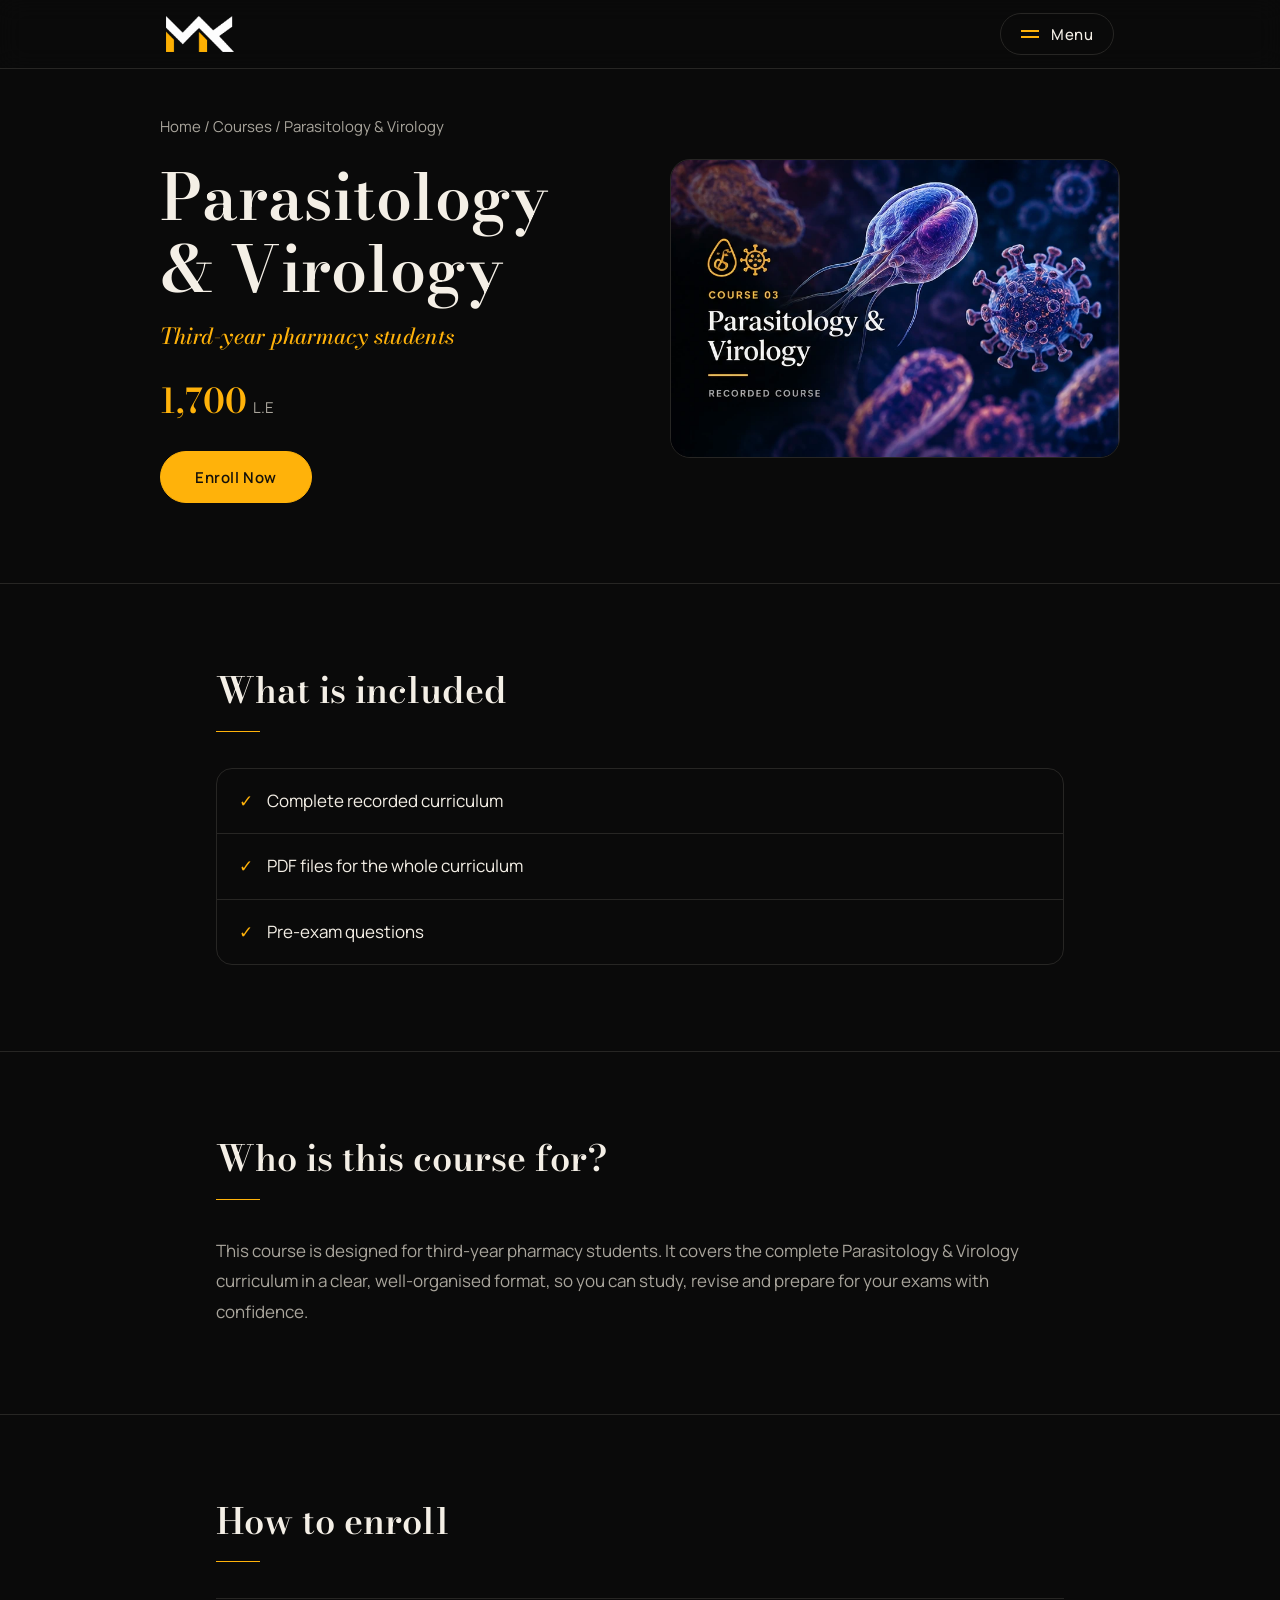
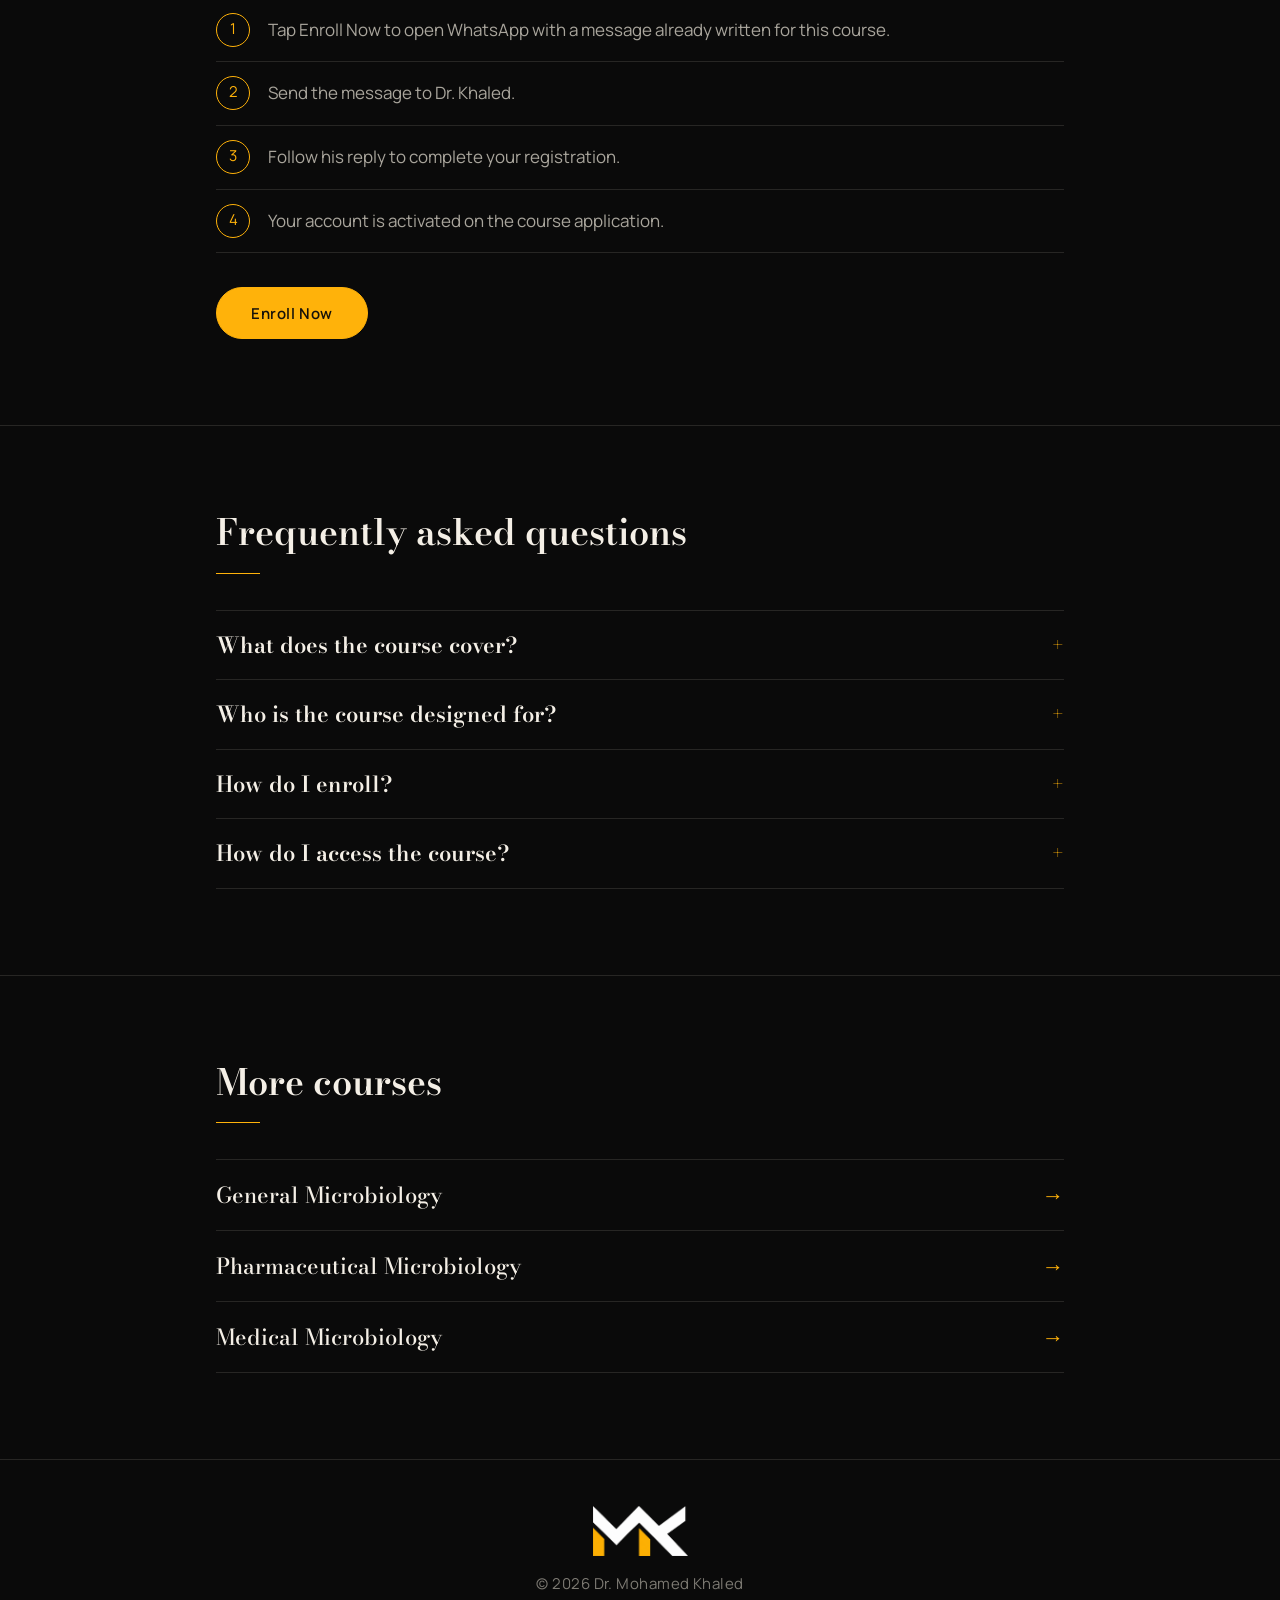
<file: parasitology-virology.html>
<!DOCTYPE html>
<html lang="en"><head><meta charset="utf-8"><meta name="viewport" content="width=device-width,initial-scale=1,viewport-fit=cover">
<title>Parasitology &amp; Virology Course | Dr. Mohamed Khaled</title><meta name="description" content="Parasitology &amp; Virology course for third-year pharmacy students by Dr. Mohamed Khaled: complete recorded curriculum, PDF files and pre-exam questions. 1,700 L.E."><meta name="theme-color" content="#0a0a0a">
<link rel="canonical" href="https://drkhalloud.com/parasitology-virology.html"><meta name="robots" content="index,follow,max-image-preview:large">
<link rel="icon" href="/favicon.ico" sizes="48x48"><link rel="icon" type="image/png" sizes="48x48" href="/favicon-48.png"><link rel="icon" type="image/png" sizes="192x192" href="/icon-192.png"><link rel="icon" type="image/png" sizes="512x512" href="/icon-512.png"><link rel="apple-touch-icon" href="/apple-touch-icon.png">
<meta property="og:type" content="website"><meta property="og:site_name" content="Dr. Mohamed Khaled"><meta property="og:title" content="Parasitology &amp; Virology Course | Dr. Mohamed Khaled"><meta property="og:description" content="Parasitology &amp; Virology course for third-year pharmacy students by Dr. Mohamed Khaled: complete recorded curriculum, PDF files and pre-exam questions. 1,700 L.E."><meta property="og:url" content="https://drkhalloud.com/parasitology-virology.html"><meta property="og:image" content="https://drkhalloud.com/og-image.png"><meta name="twitter:card" content="summary_large_image">
<link rel="preload" href="bodoni-moda-latin-600-normal.woff2" as="font" type="font/woff2" crossorigin><style>@font-face{font-family:'Bodoni Moda';font-weight:500;font-style:normal;font-display:swap;src:url(bodoni-moda-latin-500-normal.woff2) format('woff2')}
@font-face{font-family:'Bodoni Moda';font-weight:600;font-style:normal;font-display:swap;src:url(bodoni-moda-latin-600-normal.woff2) format('woff2')}
@font-face{font-family:'Bodoni Moda';font-weight:500;font-style:italic;font-display:swap;src:url(bodoni-moda-latin-500-italic.woff2) format('woff2')}
@font-face{font-family:'Manrope';font-weight:400;font-style:normal;font-display:swap;src:url(manrope-latin-400-normal.woff2) format('woff2')}
@font-face{font-family:'Manrope';font-weight:500;font-style:normal;font-display:swap;src:url(manrope-latin-500-normal.woff2) format('woff2')}
@font-face{font-family:'Manrope';font-weight:600;font-style:normal;font-display:swap;src:url(manrope-latin-600-normal.woff2) format('woff2')}
:root{--bg:#0a0a0a;--panel:#111;--rule:#272624;--ivory:#f4efe6;--soft:#a9a59c;--gold:#ffb20a;--serif:'Bodoni Moda','Playfair Display',Georgia,serif;--sans:'Manrope',system-ui,-apple-system,'Segoe UI',sans-serif;--sm:15px;--base:17px;--lg:22px;--xl:36px;--xxl:clamp(40px,10vw,64px);--ease:cubic-bezier(.2,.7,.2,1)}
*{box-sizing:border-box;margin:0;padding:0}
html{background:var(--bg);scroll-behavior:smooth;scroll-padding-top:84px;max-width:100%;overflow-x:hidden}
body{font:400 var(--base)/1.8 var(--sans);background:var(--bg);color:var(--ivory);padding:env(safe-area-inset-top,0) 0 env(safe-area-inset-bottom,0);-webkit-font-smoothing:antialiased;max-width:100%;overflow-x:hidden}
body.lock{overflow:hidden}
a{color:inherit}img{max-width:100%;display:block}
:focus-visible{outline:2px solid var(--gold);outline-offset:4px}
.sr{position:absolute;width:1px;height:1px;overflow:hidden;clip:rect(0 0 0 0);white-space:nowrap}
.wrap{width:100%;max-width:760px;margin:0 auto;padding:0 26px}
header{position:sticky;top:env(safe-area-inset-top,0);z-index:20;background:rgba(10,10,10,.9);backdrop-filter:blur(12px);border-bottom:1px solid var(--rule)}
.bar{max-width:1000px;margin:0 auto;padding:0 26px;display:flex;align-items:center;justify-content:space-between;height:68px}
.bar img,.overlay .top img{height:36px;width:auto}
.pill{display:flex;align-items:center;gap:12px;background:none;border:1px solid var(--rule);color:var(--ivory);font:500 var(--sm) var(--sans);letter-spacing:.03em;padding:0 20px;height:42px;border-radius:999px;cursor:pointer;transition:border-color .3s}
.pill:hover{border-color:var(--gold)}
.pill i{display:block;width:18px;height:1.5px;background:var(--gold);box-shadow:0 6px 0 var(--gold);margin-bottom:6px}
.overlay{position:fixed;inset:0;z-index:30;background:var(--bg);display:none;flex-direction:column;padding:0 26px 30px}
.overlay.open{display:flex}
.overlay.open nav a{animation:up .6s var(--ease) both}.overlay.open nav a:nth-child(2){animation-delay:.07s}.overlay.open nav a:nth-child(3){animation-delay:.14s}.overlay.open nav a:nth-child(4){animation-delay:.21s}
.overlay .top{display:flex;align-items:center;justify-content:space-between;height:68px}
.overlay nav{flex:1;display:flex;flex-direction:column;justify-content:center;text-align:center}
.overlay nav a{font:500 38px/1.4 var(--serif);text-decoration:none;padding:10px 0;border-bottom:1px solid var(--rule);transition:color .3s}
.overlay nav a:last-child{border:0}.overlay nav a:hover{color:var(--gold);font-style:italic}
.btn{position:relative;overflow:hidden;display:inline-flex;align-items:center;justify-content:center;background:var(--gold);color:#15110a;font:600 var(--sm) var(--sans);letter-spacing:.04em;text-decoration:none;min-height:52px;padding:0 34px;border-radius:999px;border:1px solid var(--gold);transition:transform .3s var(--ease),box-shadow .3s}
.btn::after{content:"";position:absolute;top:0;left:-70%;width:50%;height:100%;background:linear-gradient(100deg,transparent,rgba(255,255,255,.55),transparent);transform:skewX(-20deg);transition:left .7s var(--ease)}
.btn:hover{transform:translateY(-2px);box-shadow:0 10px 30px -10px rgba(255,178,10,.6)}.btn:hover::after{left:130%}
.btn.ghost{background:none;color:var(--gold)}.btn.ghost:hover{background:var(--gold);color:#15110a}
.btns{display:flex;flex-wrap:wrap;gap:12px}
h1,h2,h3{font-family:var(--serif);font-weight:600;line-height:1.12}
h1{font-size:var(--xxl)}h2{font-size:var(--xl);margin-bottom:12px}h3{font-size:var(--lg);line-height:1.3}
h2::after{content:"";display:block;width:44px;height:1px;background:var(--gold);margin:20px 0 36px;transform-origin:left;transition:transform .9s var(--ease) .2s}
.js .rv h2::after,.js h2.rv::after{transform:scaleX(0)}.js .in h2::after,.js h2.in::after{transform:scaleX(1)}
.center{text-align:center}.center h2::after{margin-left:auto;margin-right:auto;transform-origin:center}
.soft{color:var(--soft)}.gold{color:var(--gold)}
section{padding:86px 0;border-top:1px solid var(--rule)}
.js .rv{opacity:0;transform:translateY(26px);transition:opacity .9s var(--ease),transform .9s var(--ease);transition-delay:var(--d,0s)}
.js .rv.in{opacity:1;transform:none}
@keyframes up{from{opacity:0;transform:translateY(22px)}to{opacity:1;transform:none}}
@keyframes spin{to{transform:rotate(360deg)}}
@keyframes grow{from{transform:scaleX(0)}to{transform:scaleX(1)}}
.hero{text-align:center;padding:60px 0 92px;position:relative}
.hero::before{content:"";position:absolute;z-index:-1;top:0;left:50%;width:min(560px,100%);aspect-ratio:1;transform:translateX(-50%);background:radial-gradient(circle,rgba(255,178,10,.13),transparent 64%)}
.photo{position:relative;width:min(250px,66vw);aspect-ratio:1;margin:0 auto 46px}
.photo::before{content:"";position:absolute;inset:-13px;border-radius:50%;padding:1.5px;background:conic-gradient(from 0deg,var(--gold),transparent 38%,var(--gold) 72%,transparent);-webkit-mask:linear-gradient(#000 0 0) content-box,linear-gradient(#000 0 0);-webkit-mask-composite:xor;mask:linear-gradient(#000 0 0) content-box exclude,linear-gradient(#000 0 0);animation:spin 14s linear infinite}
.photo img{position:relative;z-index:1;width:100%;height:100%;object-fit:cover;border-radius:50%}
.hero .photo{animation:up 1.2s var(--ease) both}.hero h1{animation:up 1.2s var(--ease) .2s both}
.slogan{display:flex;align-items:center;justify-content:center;gap:16px;margin:18px 0 38px;font:500 italic var(--lg) var(--serif);color:var(--gold);animation:up 1.2s var(--ease) .4s both}
.slogan::before,.slogan::after{content:"";width:clamp(24px,8vw,52px);height:1px;background:var(--gold);opacity:.7;animation:grow 1.4s var(--ease) .9s both}
.slogan::before{transform-origin:right}.slogan::after{transform-origin:left}
.hero .btn{animation:up 1.2s var(--ease) .6s both}
.lead{font:500 var(--lg)/1.5 var(--serif);margin-bottom:16px}
.way div{padding:28px 0;border-top:1px solid var(--rule)}.way div:last-child{border-bottom:1px solid var(--rule)}
.way h3{font-style:italic;font-weight:500;color:var(--gold);margin-bottom:4px}
.cards{display:grid;gap:26px}
.card{display:block;text-decoration:none;border:1px solid var(--rule);border-radius:20px;overflow:hidden;background:var(--panel);transition:border-color .4s,transform .5s var(--ease),box-shadow .5s}
.card:hover{border-color:rgba(255,178,10,.7);transform:translateY(-4px);box-shadow:0 24px 50px -28px rgba(255,178,10,.45)}
.card .im{overflow:hidden;aspect-ratio:766/509;background:#0c0c0c}
.card img{width:100%;height:100%;object-fit:cover;transition:transform 1.2s var(--ease)}.card:hover img{transform:scale(1.045)}
.cap{display:flex;align-items:center;justify-content:space-between;gap:12px;padding:18px 22px;font-size:var(--sm)}
.cap .yr{color:var(--soft)}.cap .go{color:var(--gold);font-weight:600;white-space:nowrap;transition:letter-spacing .4s var(--ease)}.card:hover .go{letter-spacing:.06em}
.crumb{font-size:var(--sm);color:var(--soft);margin-bottom:22px}.crumb a{text-decoration:none}.crumb a:hover{color:var(--gold)}
.chero{padding:44px 0 80px;display:grid;gap:36px}
.chero .im{border:1px solid var(--rule);border-radius:20px;overflow:hidden;aspect-ratio:766/509;animation:up 1.2s var(--ease) .2s both}.chero .im img{width:100%;height:100%;object-fit:cover}
.chero>div:first-child>*{animation:up 1s var(--ease) both}.chero>div:first-child>*:nth-child(2){animation-delay:.1s}.chero>div:first-child>*:nth-child(3){animation-delay:.2s}.chero>div:first-child>*:nth-child(4){animation-delay:.3s}.chero>div:first-child>*:nth-child(5){animation-delay:.4s}
.yrl{font:500 italic var(--lg) var(--serif);color:var(--gold);margin:14px 0 22px}
.price{font:600 34px var(--serif);color:var(--gold);margin-bottom:24px}.price small{font:400 var(--sm) var(--sans);color:var(--soft);margin-left:6px}
.list{list-style:none;border:1px solid var(--rule);border-radius:16px;overflow:hidden}
.list li{padding:17px 22px}.list li+li{border-top:1px solid var(--rule)}.list li::before{content:"\2713";color:var(--gold);margin-right:14px}
.steps{list-style:none;counter-reset:s;margin-bottom:34px}.steps li{counter-increment:s;padding:16px 0 16px 52px;position:relative;border-top:1px solid var(--rule);color:var(--soft)}
.steps li:last-child{border-bottom:1px solid var(--rule)}
.steps li::before{content:counter(s);position:absolute;left:0;top:14px;width:32px;height:32px;border-radius:50%;border:1px solid var(--gold);color:var(--gold);text-align:center;line-height:30px;font-size:var(--sm)}
details{border-bottom:1px solid var(--rule)}details:first-of-type{border-top:1px solid var(--rule)}
summary{cursor:pointer;padding:20px 0;font:600 var(--lg)/1.3 var(--serif);list-style:none;display:flex;justify-content:space-between;gap:16px}
summary::-webkit-details-marker{display:none}summary::after{content:"+";color:var(--gold);transition:transform .4s var(--ease)}details[open] summary::after{transform:rotate(45deg)}
details>div{padding:0 0 22px;color:var(--soft);animation:up .6s var(--ease)}
.more a{display:flex;justify-content:space-between;padding:18px 0;border-top:1px solid var(--rule);text-decoration:none;font:500 var(--lg) var(--serif);transition:color .3s,padding .4s var(--ease)}
.more a:last-child{border-bottom:1px solid var(--rule)}.more a:hover{color:var(--gold);padding-left:8px}
.mail{display:block;margin:26px auto 0;width:max-content;max-width:100%;text-decoration:none;border-bottom:1px solid var(--gold);word-break:break-all;transition:color .3s}.mail:hover{color:var(--gold)}
footer{border-top:1px solid var(--rule);padding:46px 0;text-align:center;color:#7d7a73;font-size:var(--sm);letter-spacing:.03em}
footer img{height:50px;margin:0 auto 14px}
@media(min-width:820px){
.wrap{max-width:900px}.cards{grid-template-columns:1fr 1fr}
.chero{grid-template-columns:1fr 1fr;align-items:center;gap:60px}
}
@media(prefers-reduced-motion:reduce){*,*::before,*::after{animation:none!important;transition:none!important}.js .rv{opacity:1;transform:none}.js .rv h2::after{transform:none}}
</style><script>document.documentElement.className+=' js'</script>
<script type="application/ld+json">{"@context": "https://schema.org", "@type": "Course", "name": "Parasitology & Virology", "description": "The complete Parasitology & Virology curriculum for third-year pharmacy students, taught with clear explanations and memory techniques.", "provider": {"@type": "Person", "@id": "https://drkhalloud.com/#person", "name": "Mohamed Khaled", "alternateName": ["Dr. Mohamed Khaled", "Dr. Khalloud", "dr.khalloud"], "jobTitle": "Medical educator", "url": "https://drkhalloud.com/", "image": "https://drkhalloud.com/og-image.png", "email": "dr.mkhaled.edu@gmail.com"}, "offers": {"@type": "Offer", "price": "1700", "priceCurrency": "EGP", "url": "https://drkhalloud.com/parasitology-virology.html"}}</script>
</head><body>
<header><div class="bar"><a href="index.html" aria-label="Dr. Mohamed Khaled, home"><img src="logo.png" alt="MK logo" width="68" height="36"></a><button class="pill" id="open" aria-expanded="false" aria-controls="menu"><i></i>Menu</button></div></header>
<div class="overlay" id="menu" role="dialog" aria-modal="true" aria-label="Menu"><div class="top"><img src="logo.png" alt="MK logo" width="68" height="36"><button class="pill" id="close">Close</button></div>
<nav><a href="index.html">Home</a><a href="index.html#about">About me</a><a href="index.html#courses">Courses</a><a href="index.html#contact">Contact</a></nav></div>
<main id="top"><div class="wrap chero" style="max-width:960px"><div><p class="crumb"><a href="index.html">Home</a> / <a href="index.html#courses">Courses</a> / Parasitology &amp; Virology</p><h1>Parasitology &amp; Virology</h1><p class="yrl">Third-year pharmacy students</p><p class="price">1,700<small>L.E</small></p><div class="btns"><a class="btn" href="https://wa.me/201142533114?text=I%20want%20to%20register%20for%20Parasitology%20%26%20Virology%20course">Enroll Now</a></div></div>
<div class="im"><img src="parasitology-virology.webp" alt="Parasitology &amp; Virology course cover" width="766" height="509"></div></div>
<section><div class="wrap"><h2 class="rv">What is included</h2><ul class="list rv"><li>Complete recorded curriculum</li><li>PDF files for the whole curriculum</li><li>Pre-exam questions</li></ul></div></section>
<section><div class="wrap"><h2 class="rv">Who is this course for?</h2><p class="soft rv">This course is designed for third-year pharmacy students. It covers the complete Parasitology &amp; Virology curriculum in a clear, well-organised format, so you can study, revise and prepare for your exams with confidence.</p></div></section>
<section id="enroll"><div class="wrap"><h2 class="rv">How to enroll</h2><ol class="steps rv"><li>Tap Enroll Now to open WhatsApp with a message already written for this course.</li><li>Send the message to Dr. Khaled.</li><li>Follow his reply to complete your registration.</li><li>Your account is activated on the course application.</li></ol><a class="btn rv" href="https://wa.me/201142533114?text=I%20want%20to%20register%20for%20Parasitology%20%26%20Virology%20course">Enroll Now</a></div></section>
<section id="faq"><div class="wrap"><h2 class="rv">Frequently asked questions</h2><div class="rv">
<details><summary>What does the course cover?</summary><div>The course covers the complete Parasitology &amp; Virology curriculum for third-year pharmacy students. It includes the full recorded curriculum, PDF files for the whole curriculum, and pre-exam questions.</div></details>
<details><summary>Who is the course designed for?</summary><div>It is designed for third-year pharmacy students.</div></details>
<details><summary>How do I enroll?</summary><div>Tap Enroll Now. It opens WhatsApp with a pre-written message for this course. Send it to Dr. Khaled to start your registration.</div></details>
<details><summary>How do I access the course?</summary><div>After you register, your account is activated on the course application, where you can access the course.</div></details></div></div></section>
<section><div class="wrap"><h2 class="rv">More courses</h2><div class="more rv"><a href="general-microbiology.html"><span>General Microbiology</span><span class="gold">&rarr;</span></a><a href="pharmaceutical-microbiology.html"><span>Pharmaceutical Microbiology</span><span class="gold">&rarr;</span></a><a href="medical-microbiology.html"><span>Medical Microbiology</span><span class="gold">&rarr;</span></a></div></div></section>
</main>
<footer><img src="logo.png" alt="MK logo" width="95" height="50">&copy; 2026 Dr. Mohamed Khaled</footer>
<script>(function(){var m=document.getElementById('menu'),o=document.getElementById('open'),c=document.getElementById('close');
if(m){function s(v){m.classList.toggle('open',v);document.body.classList.toggle('lock',v);o.setAttribute('aria-expanded',v);(v?c:o).focus()}
o.onclick=function(){s(true)};c.onclick=function(){s(false)};
m.querySelectorAll('a').forEach(function(a){a.onclick=function(){m.classList.remove('open');document.body.classList.remove('lock');o.setAttribute('aria-expanded',false)}});
document.addEventListener('keydown',function(e){if(e.key==='Escape'&&m.classList.contains('open'))s(false)})}
var r=document.querySelectorAll('.rv');
if('IntersectionObserver' in window){var io=new IntersectionObserver(function(es){es.forEach(function(e){if(e.isIntersecting){e.target.classList.add('in');io.unobserve(e.target)}})},{threshold:.12});r.forEach(function(x){io.observe(x)})}else{r.forEach(function(x){x.classList.add('in')})}})();</script>
</body></html>
</file>
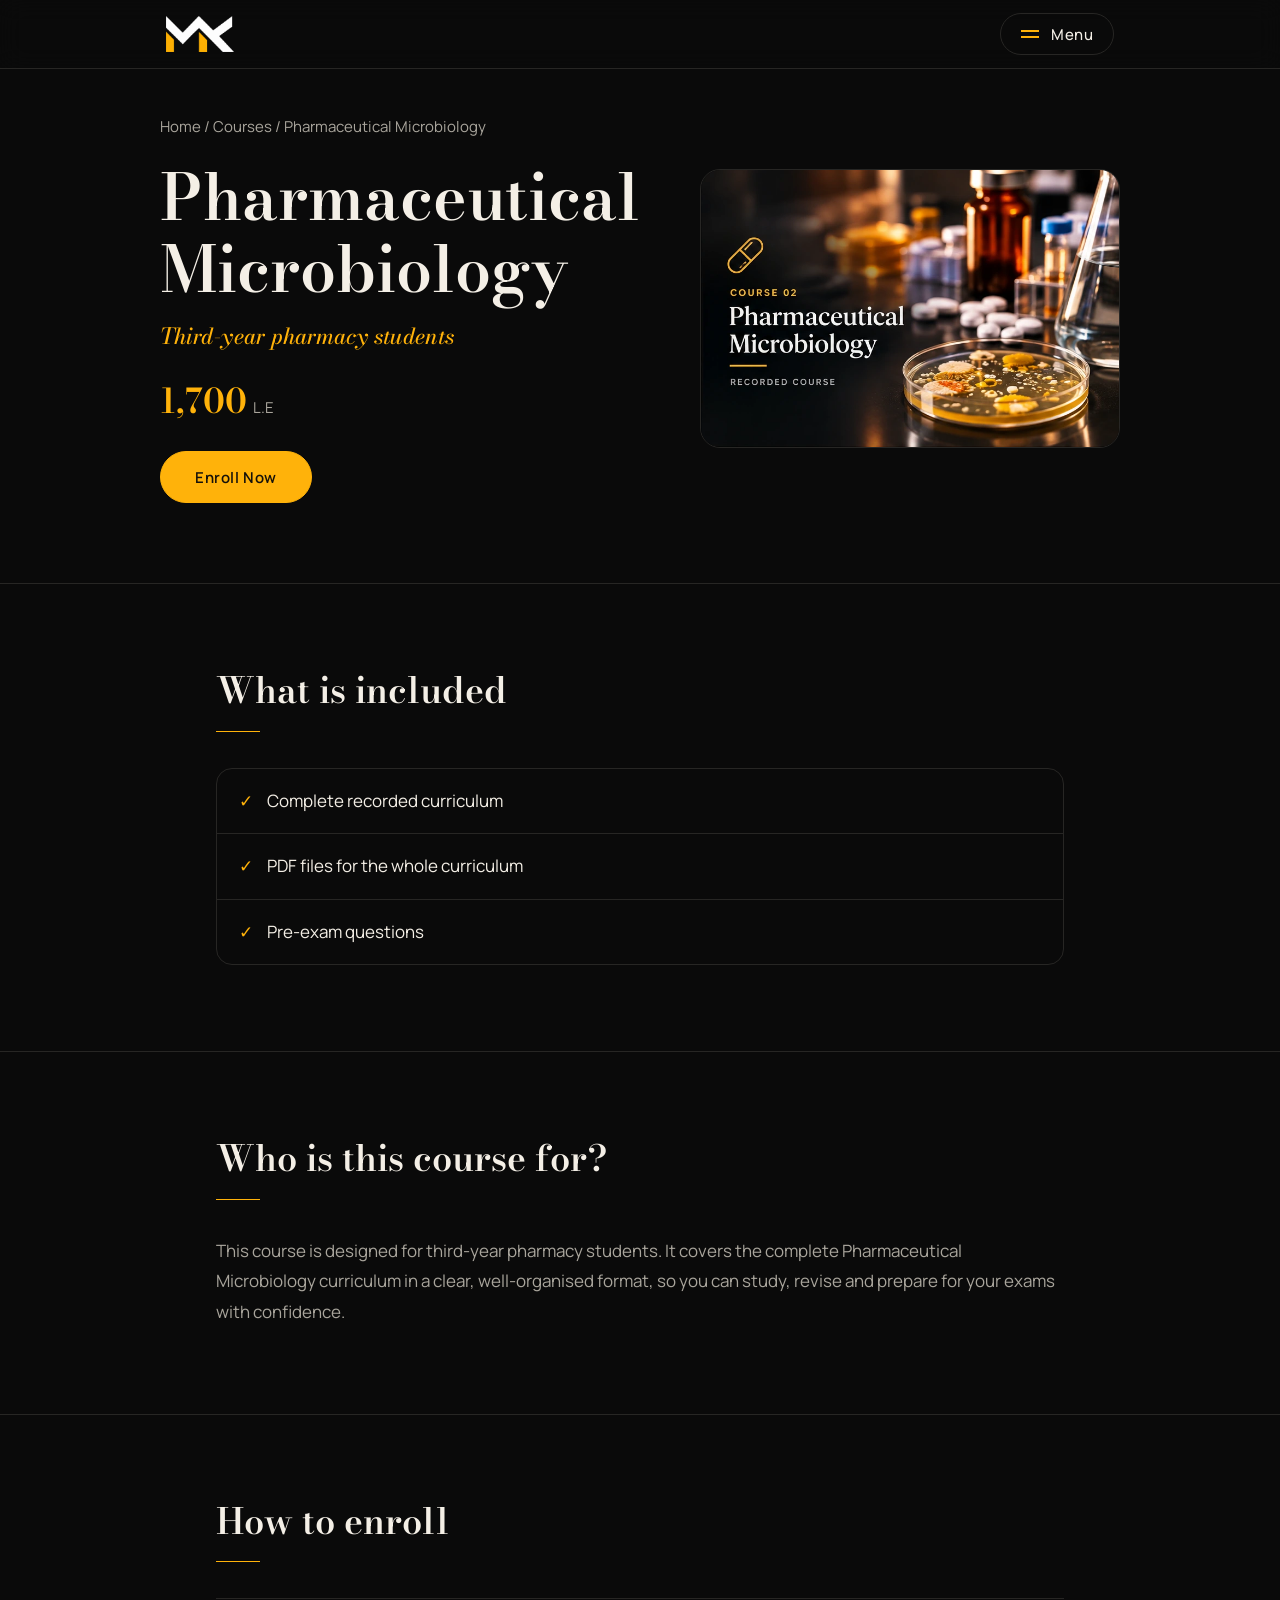
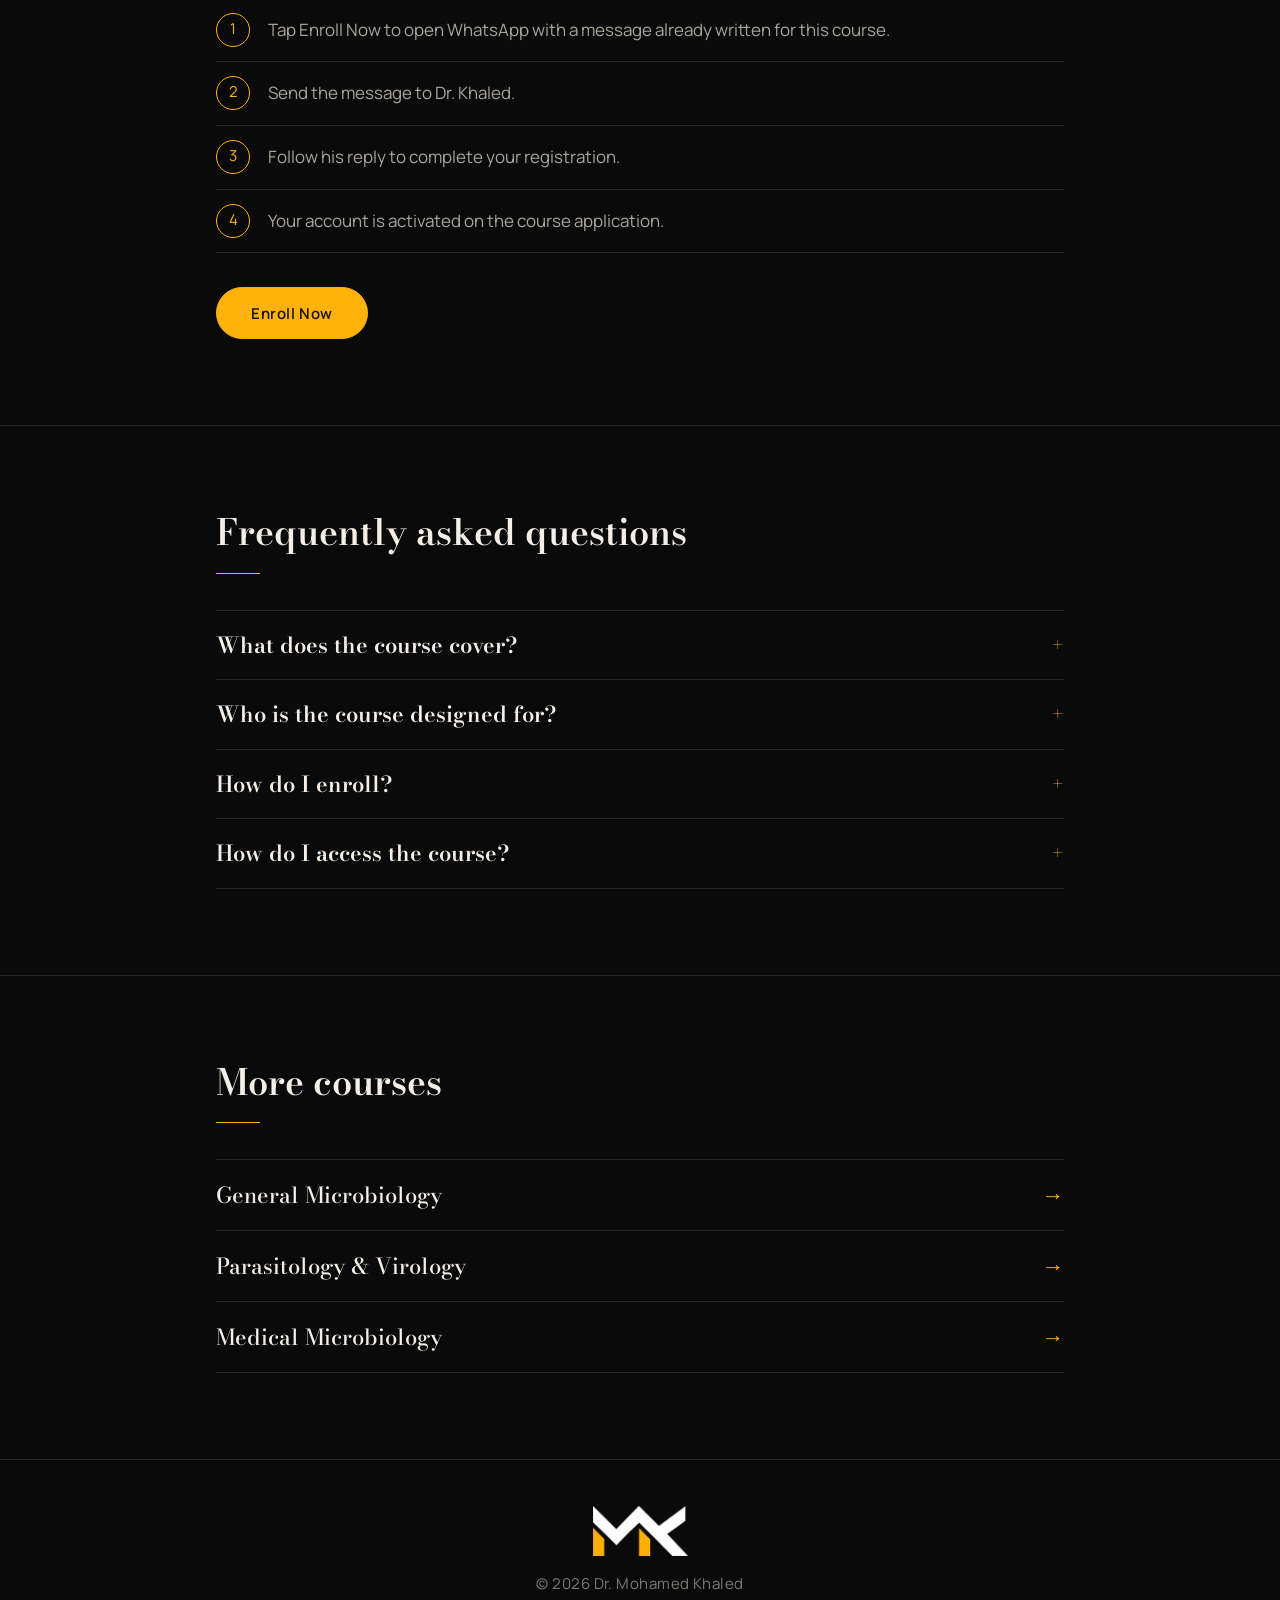
<file: pharmaceutical-microbiology.html>
<!DOCTYPE html>
<html lang="en"><head><meta charset="utf-8"><meta name="viewport" content="width=device-width,initial-scale=1,viewport-fit=cover">
<title>Pharmaceutical Microbiology Course | Dr. Mohamed Khaled</title><meta name="description" content="Pharmaceutical Microbiology course for third-year pharmacy students by Dr. Mohamed Khaled: complete recorded curriculum, PDF files and pre-exam questions. 1,700 L.E."><meta name="theme-color" content="#0a0a0a">
<link rel="canonical" href="https://drkhalloud.com/pharmaceutical-microbiology.html"><meta name="robots" content="index,follow,max-image-preview:large">
<link rel="icon" href="/favicon.ico" sizes="48x48"><link rel="icon" type="image/png" sizes="48x48" href="/favicon-48.png"><link rel="icon" type="image/png" sizes="192x192" href="/icon-192.png"><link rel="icon" type="image/png" sizes="512x512" href="/icon-512.png"><link rel="apple-touch-icon" href="/apple-touch-icon.png">
<meta property="og:type" content="website"><meta property="og:site_name" content="Dr. Mohamed Khaled"><meta property="og:title" content="Pharmaceutical Microbiology Course | Dr. Mohamed Khaled"><meta property="og:description" content="Pharmaceutical Microbiology course for third-year pharmacy students by Dr. Mohamed Khaled: complete recorded curriculum, PDF files and pre-exam questions. 1,700 L.E."><meta property="og:url" content="https://drkhalloud.com/pharmaceutical-microbiology.html"><meta property="og:image" content="https://drkhalloud.com/og-image.png"><meta name="twitter:card" content="summary_large_image">
<link rel="preload" href="bodoni-moda-latin-600-normal.woff2" as="font" type="font/woff2" crossorigin><style>@font-face{font-family:'Bodoni Moda';font-weight:500;font-style:normal;font-display:swap;src:url(bodoni-moda-latin-500-normal.woff2) format('woff2')}
@font-face{font-family:'Bodoni Moda';font-weight:600;font-style:normal;font-display:swap;src:url(bodoni-moda-latin-600-normal.woff2) format('woff2')}
@font-face{font-family:'Bodoni Moda';font-weight:500;font-style:italic;font-display:swap;src:url(bodoni-moda-latin-500-italic.woff2) format('woff2')}
@font-face{font-family:'Manrope';font-weight:400;font-style:normal;font-display:swap;src:url(manrope-latin-400-normal.woff2) format('woff2')}
@font-face{font-family:'Manrope';font-weight:500;font-style:normal;font-display:swap;src:url(manrope-latin-500-normal.woff2) format('woff2')}
@font-face{font-family:'Manrope';font-weight:600;font-style:normal;font-display:swap;src:url(manrope-latin-600-normal.woff2) format('woff2')}
:root{--bg:#0a0a0a;--panel:#111;--rule:#272624;--ivory:#f4efe6;--soft:#a9a59c;--gold:#ffb20a;--serif:'Bodoni Moda','Playfair Display',Georgia,serif;--sans:'Manrope',system-ui,-apple-system,'Segoe UI',sans-serif;--sm:15px;--base:17px;--lg:22px;--xl:36px;--xxl:clamp(40px,10vw,64px);--ease:cubic-bezier(.2,.7,.2,1)}
*{box-sizing:border-box;margin:0;padding:0}
html{background:var(--bg);scroll-behavior:smooth;scroll-padding-top:84px;max-width:100%;overflow-x:hidden}
body{font:400 var(--base)/1.8 var(--sans);background:var(--bg);color:var(--ivory);padding:env(safe-area-inset-top,0) 0 env(safe-area-inset-bottom,0);-webkit-font-smoothing:antialiased;max-width:100%;overflow-x:hidden}
body.lock{overflow:hidden}
a{color:inherit}img{max-width:100%;display:block}
:focus-visible{outline:2px solid var(--gold);outline-offset:4px}
.sr{position:absolute;width:1px;height:1px;overflow:hidden;clip:rect(0 0 0 0);white-space:nowrap}
.wrap{width:100%;max-width:760px;margin:0 auto;padding:0 26px}
header{position:sticky;top:env(safe-area-inset-top,0);z-index:20;background:rgba(10,10,10,.9);backdrop-filter:blur(12px);border-bottom:1px solid var(--rule)}
.bar{max-width:1000px;margin:0 auto;padding:0 26px;display:flex;align-items:center;justify-content:space-between;height:68px}
.bar img,.overlay .top img{height:36px;width:auto}
.pill{display:flex;align-items:center;gap:12px;background:none;border:1px solid var(--rule);color:var(--ivory);font:500 var(--sm) var(--sans);letter-spacing:.03em;padding:0 20px;height:42px;border-radius:999px;cursor:pointer;transition:border-color .3s}
.pill:hover{border-color:var(--gold)}
.pill i{display:block;width:18px;height:1.5px;background:var(--gold);box-shadow:0 6px 0 var(--gold);margin-bottom:6px}
.overlay{position:fixed;inset:0;z-index:30;background:var(--bg);display:none;flex-direction:column;padding:0 26px 30px}
.overlay.open{display:flex}
.overlay.open nav a{animation:up .6s var(--ease) both}.overlay.open nav a:nth-child(2){animation-delay:.07s}.overlay.open nav a:nth-child(3){animation-delay:.14s}.overlay.open nav a:nth-child(4){animation-delay:.21s}
.overlay .top{display:flex;align-items:center;justify-content:space-between;height:68px}
.overlay nav{flex:1;display:flex;flex-direction:column;justify-content:center;text-align:center}
.overlay nav a{font:500 38px/1.4 var(--serif);text-decoration:none;padding:10px 0;border-bottom:1px solid var(--rule);transition:color .3s}
.overlay nav a:last-child{border:0}.overlay nav a:hover{color:var(--gold);font-style:italic}
.btn{position:relative;overflow:hidden;display:inline-flex;align-items:center;justify-content:center;background:var(--gold);color:#15110a;font:600 var(--sm) var(--sans);letter-spacing:.04em;text-decoration:none;min-height:52px;padding:0 34px;border-radius:999px;border:1px solid var(--gold);transition:transform .3s var(--ease),box-shadow .3s}
.btn::after{content:"";position:absolute;top:0;left:-70%;width:50%;height:100%;background:linear-gradient(100deg,transparent,rgba(255,255,255,.55),transparent);transform:skewX(-20deg);transition:left .7s var(--ease)}
.btn:hover{transform:translateY(-2px);box-shadow:0 10px 30px -10px rgba(255,178,10,.6)}.btn:hover::after{left:130%}
.btn.ghost{background:none;color:var(--gold)}.btn.ghost:hover{background:var(--gold);color:#15110a}
.btns{display:flex;flex-wrap:wrap;gap:12px}
h1,h2,h3{font-family:var(--serif);font-weight:600;line-height:1.12}
h1{font-size:var(--xxl)}h2{font-size:var(--xl);margin-bottom:12px}h3{font-size:var(--lg);line-height:1.3}
h2::after{content:"";display:block;width:44px;height:1px;background:var(--gold);margin:20px 0 36px;transform-origin:left;transition:transform .9s var(--ease) .2s}
.js .rv h2::after,.js h2.rv::after{transform:scaleX(0)}.js .in h2::after,.js h2.in::after{transform:scaleX(1)}
.center{text-align:center}.center h2::after{margin-left:auto;margin-right:auto;transform-origin:center}
.soft{color:var(--soft)}.gold{color:var(--gold)}
section{padding:86px 0;border-top:1px solid var(--rule)}
.js .rv{opacity:0;transform:translateY(26px);transition:opacity .9s var(--ease),transform .9s var(--ease);transition-delay:var(--d,0s)}
.js .rv.in{opacity:1;transform:none}
@keyframes up{from{opacity:0;transform:translateY(22px)}to{opacity:1;transform:none}}
@keyframes spin{to{transform:rotate(360deg)}}
@keyframes grow{from{transform:scaleX(0)}to{transform:scaleX(1)}}
.hero{text-align:center;padding:60px 0 92px;position:relative}
.hero::before{content:"";position:absolute;z-index:-1;top:0;left:50%;width:min(560px,100%);aspect-ratio:1;transform:translateX(-50%);background:radial-gradient(circle,rgba(255,178,10,.13),transparent 64%)}
.photo{position:relative;width:min(250px,66vw);aspect-ratio:1;margin:0 auto 46px}
.photo::before{content:"";position:absolute;inset:-13px;border-radius:50%;padding:1.5px;background:conic-gradient(from 0deg,var(--gold),transparent 38%,var(--gold) 72%,transparent);-webkit-mask:linear-gradient(#000 0 0) content-box,linear-gradient(#000 0 0);-webkit-mask-composite:xor;mask:linear-gradient(#000 0 0) content-box exclude,linear-gradient(#000 0 0);animation:spin 14s linear infinite}
.photo img{position:relative;z-index:1;width:100%;height:100%;object-fit:cover;border-radius:50%}
.hero .photo{animation:up 1.2s var(--ease) both}.hero h1{animation:up 1.2s var(--ease) .2s both}
.slogan{display:flex;align-items:center;justify-content:center;gap:16px;margin:18px 0 38px;font:500 italic var(--lg) var(--serif);color:var(--gold);animation:up 1.2s var(--ease) .4s both}
.slogan::before,.slogan::after{content:"";width:clamp(24px,8vw,52px);height:1px;background:var(--gold);opacity:.7;animation:grow 1.4s var(--ease) .9s both}
.slogan::before{transform-origin:right}.slogan::after{transform-origin:left}
.hero .btn{animation:up 1.2s var(--ease) .6s both}
.lead{font:500 var(--lg)/1.5 var(--serif);margin-bottom:16px}
.way div{padding:28px 0;border-top:1px solid var(--rule)}.way div:last-child{border-bottom:1px solid var(--rule)}
.way h3{font-style:italic;font-weight:500;color:var(--gold);margin-bottom:4px}
.cards{display:grid;gap:26px}
.card{display:block;text-decoration:none;border:1px solid var(--rule);border-radius:20px;overflow:hidden;background:var(--panel);transition:border-color .4s,transform .5s var(--ease),box-shadow .5s}
.card:hover{border-color:rgba(255,178,10,.7);transform:translateY(-4px);box-shadow:0 24px 50px -28px rgba(255,178,10,.45)}
.card .im{overflow:hidden;aspect-ratio:766/509;background:#0c0c0c}
.card img{width:100%;height:100%;object-fit:cover;transition:transform 1.2s var(--ease)}.card:hover img{transform:scale(1.045)}
.cap{display:flex;align-items:center;justify-content:space-between;gap:12px;padding:18px 22px;font-size:var(--sm)}
.cap .yr{color:var(--soft)}.cap .go{color:var(--gold);font-weight:600;white-space:nowrap;transition:letter-spacing .4s var(--ease)}.card:hover .go{letter-spacing:.06em}
.crumb{font-size:var(--sm);color:var(--soft);margin-bottom:22px}.crumb a{text-decoration:none}.crumb a:hover{color:var(--gold)}
.chero{padding:44px 0 80px;display:grid;gap:36px}
.chero .im{border:1px solid var(--rule);border-radius:20px;overflow:hidden;aspect-ratio:766/509;animation:up 1.2s var(--ease) .2s both}.chero .im img{width:100%;height:100%;object-fit:cover}
.chero>div:first-child>*{animation:up 1s var(--ease) both}.chero>div:first-child>*:nth-child(2){animation-delay:.1s}.chero>div:first-child>*:nth-child(3){animation-delay:.2s}.chero>div:first-child>*:nth-child(4){animation-delay:.3s}.chero>div:first-child>*:nth-child(5){animation-delay:.4s}
.yrl{font:500 italic var(--lg) var(--serif);color:var(--gold);margin:14px 0 22px}
.price{font:600 34px var(--serif);color:var(--gold);margin-bottom:24px}.price small{font:400 var(--sm) var(--sans);color:var(--soft);margin-left:6px}
.list{list-style:none;border:1px solid var(--rule);border-radius:16px;overflow:hidden}
.list li{padding:17px 22px}.list li+li{border-top:1px solid var(--rule)}.list li::before{content:"\2713";color:var(--gold);margin-right:14px}
.steps{list-style:none;counter-reset:s;margin-bottom:34px}.steps li{counter-increment:s;padding:16px 0 16px 52px;position:relative;border-top:1px solid var(--rule);color:var(--soft)}
.steps li:last-child{border-bottom:1px solid var(--rule)}
.steps li::before{content:counter(s);position:absolute;left:0;top:14px;width:32px;height:32px;border-radius:50%;border:1px solid var(--gold);color:var(--gold);text-align:center;line-height:30px;font-size:var(--sm)}
details{border-bottom:1px solid var(--rule)}details:first-of-type{border-top:1px solid var(--rule)}
summary{cursor:pointer;padding:20px 0;font:600 var(--lg)/1.3 var(--serif);list-style:none;display:flex;justify-content:space-between;gap:16px}
summary::-webkit-details-marker{display:none}summary::after{content:"+";color:var(--gold);transition:transform .4s var(--ease)}details[open] summary::after{transform:rotate(45deg)}
details>div{padding:0 0 22px;color:var(--soft);animation:up .6s var(--ease)}
.more a{display:flex;justify-content:space-between;padding:18px 0;border-top:1px solid var(--rule);text-decoration:none;font:500 var(--lg) var(--serif);transition:color .3s,padding .4s var(--ease)}
.more a:last-child{border-bottom:1px solid var(--rule)}.more a:hover{color:var(--gold);padding-left:8px}
.mail{display:block;margin:26px auto 0;width:max-content;max-width:100%;text-decoration:none;border-bottom:1px solid var(--gold);word-break:break-all;transition:color .3s}.mail:hover{color:var(--gold)}
footer{border-top:1px solid var(--rule);padding:46px 0;text-align:center;color:#7d7a73;font-size:var(--sm);letter-spacing:.03em}
footer img{height:50px;margin:0 auto 14px}
@media(min-width:820px){
.wrap{max-width:900px}.cards{grid-template-columns:1fr 1fr}
.chero{grid-template-columns:1fr 1fr;align-items:center;gap:60px}
}
@media(prefers-reduced-motion:reduce){*,*::before,*::after{animation:none!important;transition:none!important}.js .rv{opacity:1;transform:none}.js .rv h2::after{transform:none}}
</style><script>document.documentElement.className+=' js'</script>
<script type="application/ld+json">{"@context": "https://schema.org", "@type": "Course", "name": "Pharmaceutical Microbiology", "description": "The complete Pharmaceutical Microbiology curriculum for third-year pharmacy students, taught with clear explanations and memory techniques.", "provider": {"@type": "Person", "@id": "https://drkhalloud.com/#person", "name": "Mohamed Khaled", "alternateName": ["Dr. Mohamed Khaled", "Dr. Khalloud", "dr.khalloud"], "jobTitle": "Medical educator", "url": "https://drkhalloud.com/", "image": "https://drkhalloud.com/og-image.png", "email": "dr.mkhaled.edu@gmail.com"}, "offers": {"@type": "Offer", "price": "1700", "priceCurrency": "EGP", "url": "https://drkhalloud.com/pharmaceutical-microbiology.html"}}</script>
</head><body>
<header><div class="bar"><a href="index.html" aria-label="Dr. Mohamed Khaled, home"><img src="logo.png" alt="MK logo" width="68" height="36"></a><button class="pill" id="open" aria-expanded="false" aria-controls="menu"><i></i>Menu</button></div></header>
<div class="overlay" id="menu" role="dialog" aria-modal="true" aria-label="Menu"><div class="top"><img src="logo.png" alt="MK logo" width="68" height="36"><button class="pill" id="close">Close</button></div>
<nav><a href="index.html">Home</a><a href="index.html#about">About me</a><a href="index.html#courses">Courses</a><a href="index.html#contact">Contact</a></nav></div>
<main id="top"><div class="wrap chero" style="max-width:960px"><div><p class="crumb"><a href="index.html">Home</a> / <a href="index.html#courses">Courses</a> / Pharmaceutical Microbiology</p><h1>Pharmaceutical Microbiology</h1><p class="yrl">Third-year pharmacy students</p><p class="price">1,700<small>L.E</small></p><div class="btns"><a class="btn" href="https://wa.me/201142533114?text=I%20want%20to%20register%20for%20Pharmaceutical%20Microbiology%20course">Enroll Now</a></div></div>
<div class="im"><img src="pharmaceutical-microbiology.webp" alt="Pharmaceutical Microbiology course cover" width="766" height="509"></div></div>
<section><div class="wrap"><h2 class="rv">What is included</h2><ul class="list rv"><li>Complete recorded curriculum</li><li>PDF files for the whole curriculum</li><li>Pre-exam questions</li></ul></div></section>
<section><div class="wrap"><h2 class="rv">Who is this course for?</h2><p class="soft rv">This course is designed for third-year pharmacy students. It covers the complete Pharmaceutical Microbiology curriculum in a clear, well-organised format, so you can study, revise and prepare for your exams with confidence.</p></div></section>
<section id="enroll"><div class="wrap"><h2 class="rv">How to enroll</h2><ol class="steps rv"><li>Tap Enroll Now to open WhatsApp with a message already written for this course.</li><li>Send the message to Dr. Khaled.</li><li>Follow his reply to complete your registration.</li><li>Your account is activated on the course application.</li></ol><a class="btn rv" href="https://wa.me/201142533114?text=I%20want%20to%20register%20for%20Pharmaceutical%20Microbiology%20course">Enroll Now</a></div></section>
<section id="faq"><div class="wrap"><h2 class="rv">Frequently asked questions</h2><div class="rv">
<details><summary>What does the course cover?</summary><div>The course covers the complete Pharmaceutical Microbiology curriculum for third-year pharmacy students. It includes the full recorded curriculum, PDF files for the whole curriculum, and pre-exam questions.</div></details>
<details><summary>Who is the course designed for?</summary><div>It is designed for third-year pharmacy students.</div></details>
<details><summary>How do I enroll?</summary><div>Tap Enroll Now. It opens WhatsApp with a pre-written message for this course. Send it to Dr. Khaled to start your registration.</div></details>
<details><summary>How do I access the course?</summary><div>After you register, your account is activated on the course application, where you can access the course.</div></details></div></div></section>
<section><div class="wrap"><h2 class="rv">More courses</h2><div class="more rv"><a href="general-microbiology.html"><span>General Microbiology</span><span class="gold">&rarr;</span></a><a href="parasitology-virology.html"><span>Parasitology &amp; Virology</span><span class="gold">&rarr;</span></a><a href="medical-microbiology.html"><span>Medical Microbiology</span><span class="gold">&rarr;</span></a></div></div></section>
</main>
<footer><img src="logo.png" alt="MK logo" width="95" height="50">&copy; 2026 Dr. Mohamed Khaled</footer>
<script>(function(){var m=document.getElementById('menu'),o=document.getElementById('open'),c=document.getElementById('close');
if(m){function s(v){m.classList.toggle('open',v);document.body.classList.toggle('lock',v);o.setAttribute('aria-expanded',v);(v?c:o).focus()}
o.onclick=function(){s(true)};c.onclick=function(){s(false)};
m.querySelectorAll('a').forEach(function(a){a.onclick=function(){m.classList.remove('open');document.body.classList.remove('lock');o.setAttribute('aria-expanded',false)}});
document.addEventListener('keydown',function(e){if(e.key==='Escape'&&m.classList.contains('open'))s(false)})}
var r=document.querySelectorAll('.rv');
if('IntersectionObserver' in window){var io=new IntersectionObserver(function(es){es.forEach(function(e){if(e.isIntersecting){e.target.classList.add('in');io.unobserve(e.target)}})},{threshold:.12});r.forEach(function(x){io.observe(x)})}else{r.forEach(function(x){x.classList.add('in')})}})();</script>
</body></html>
</file>
